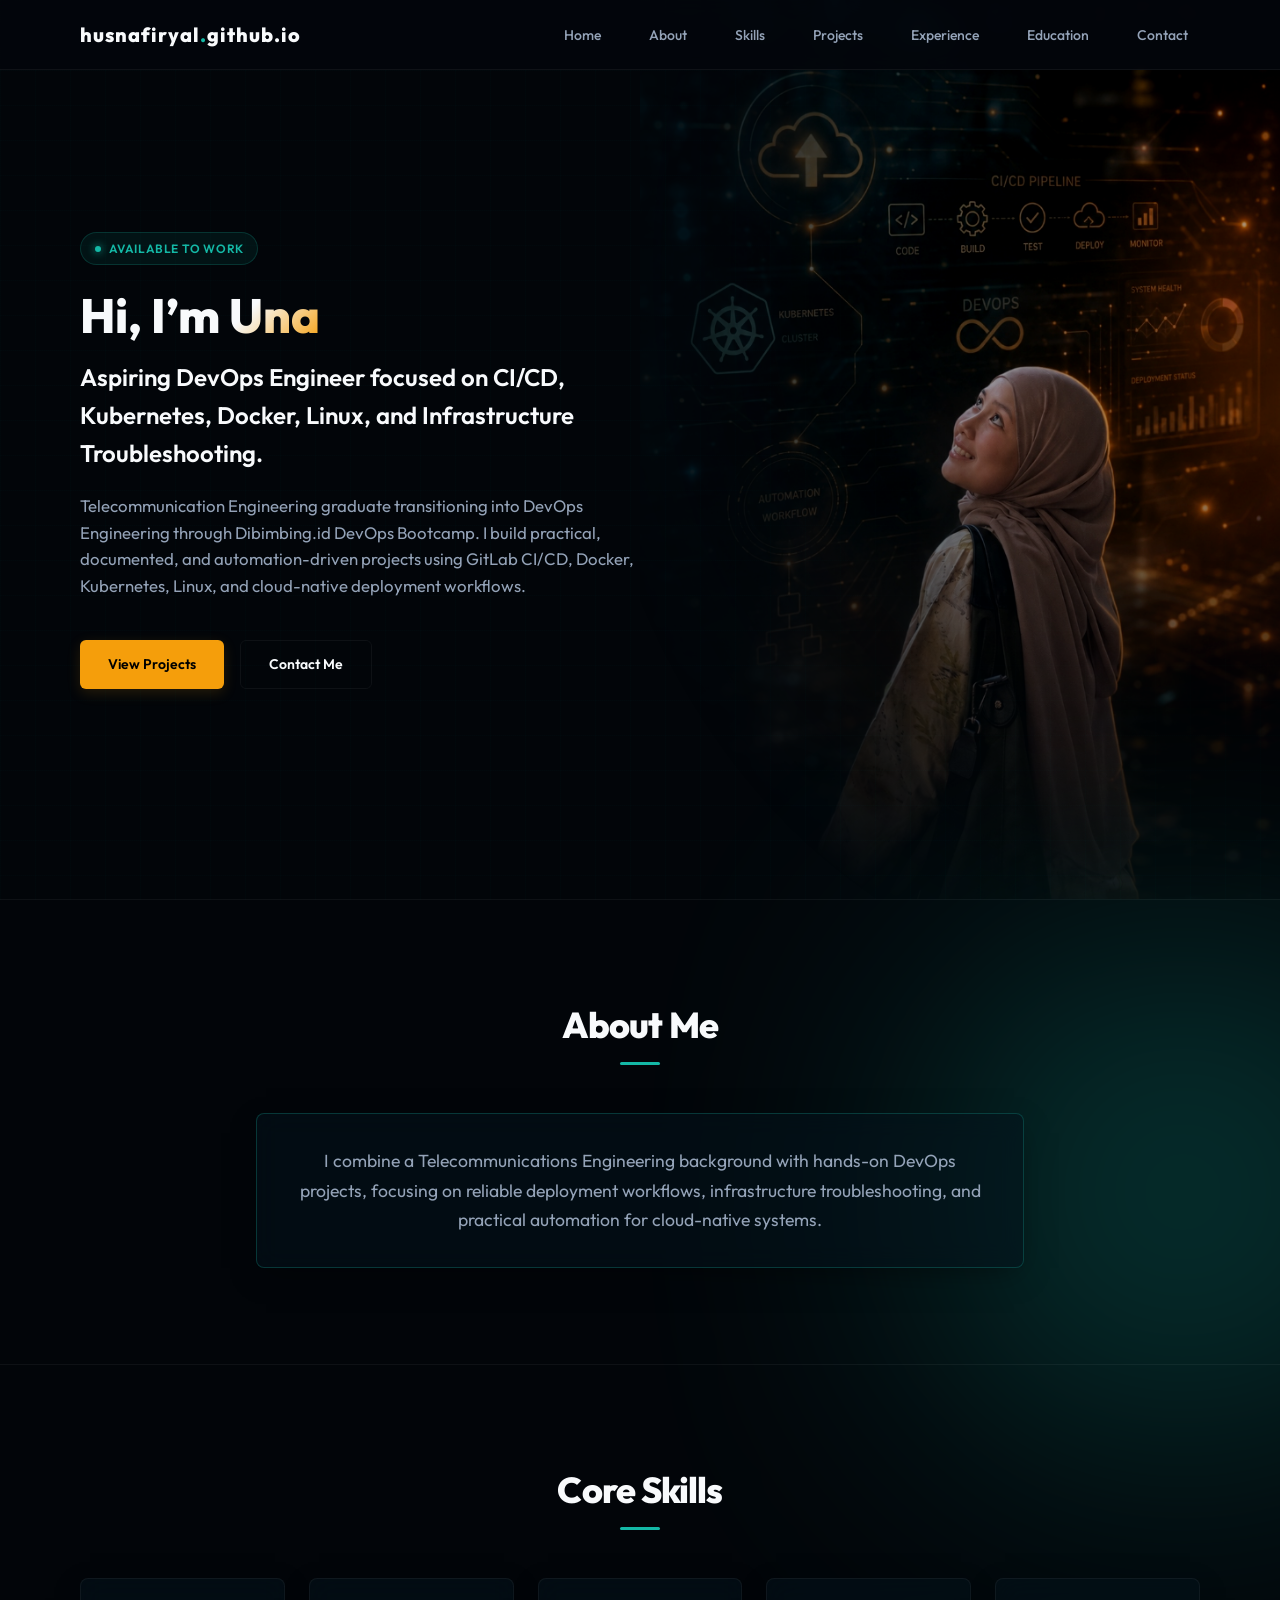
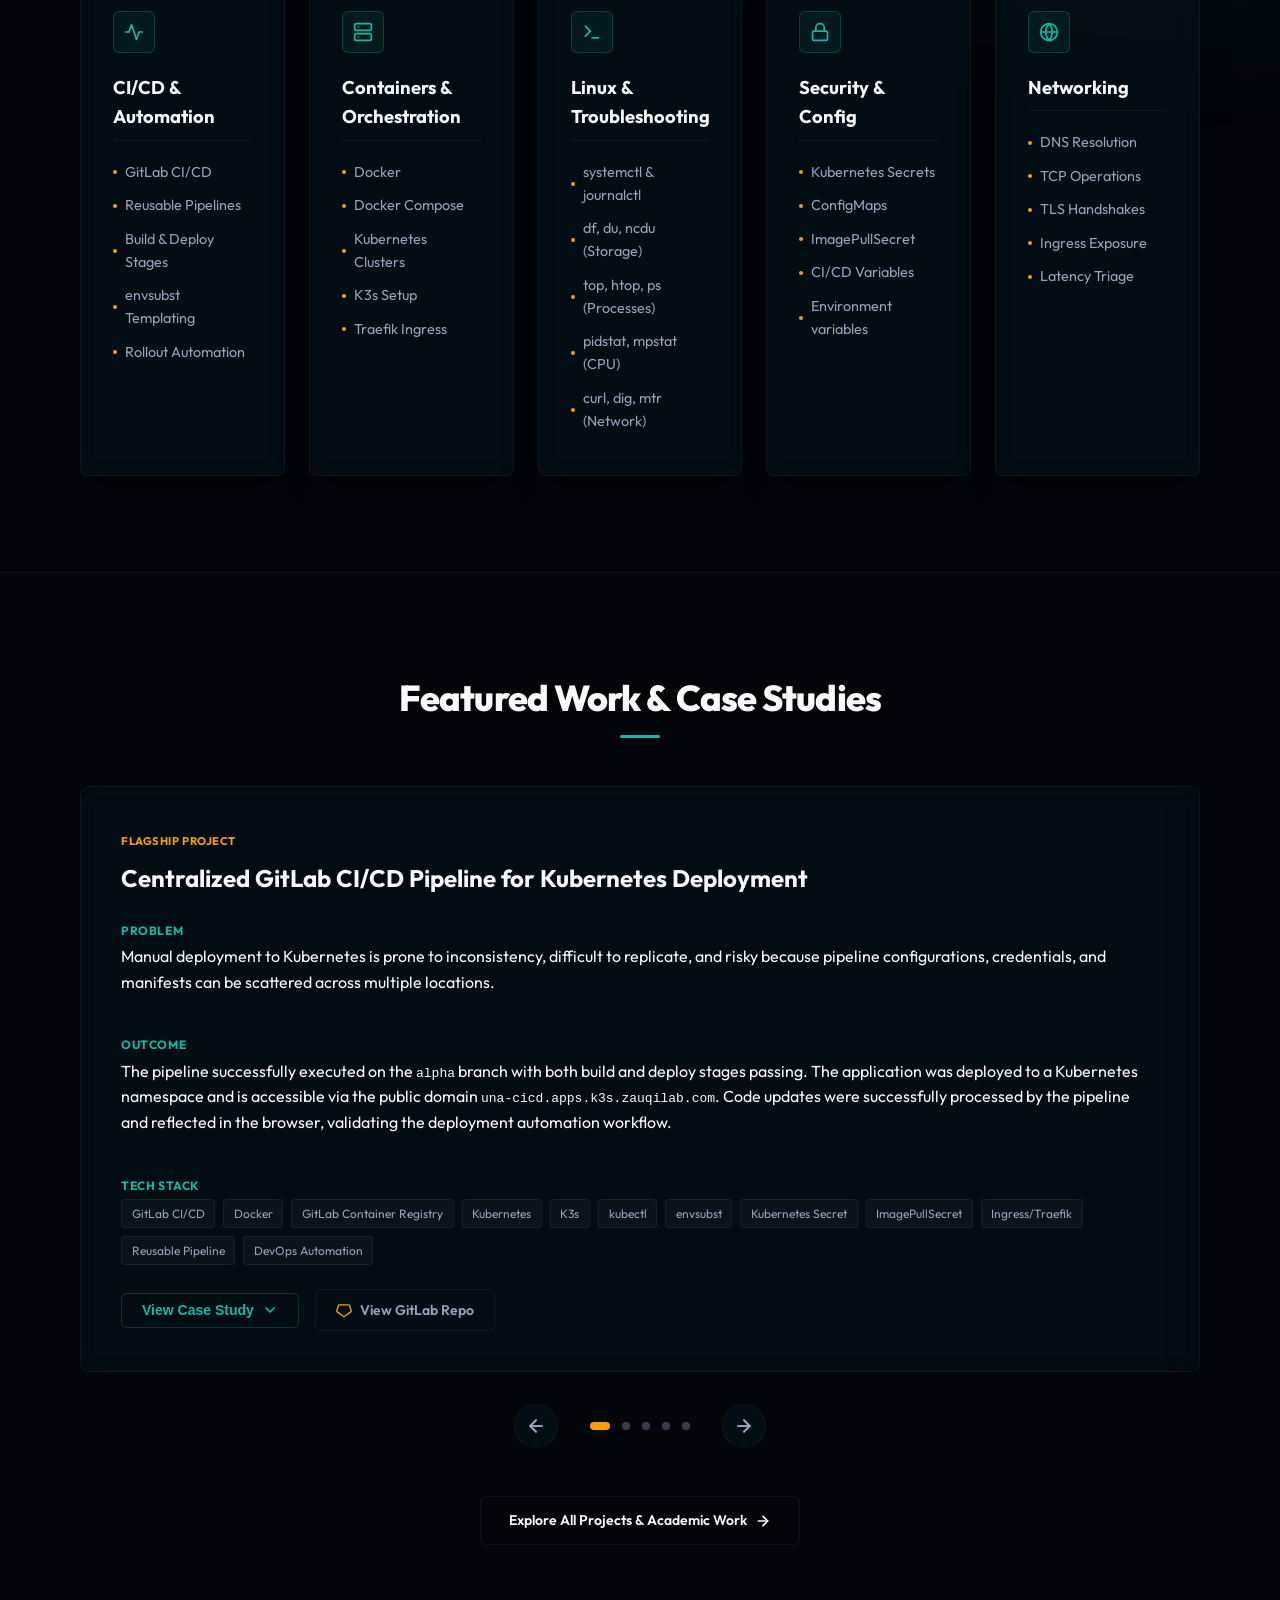
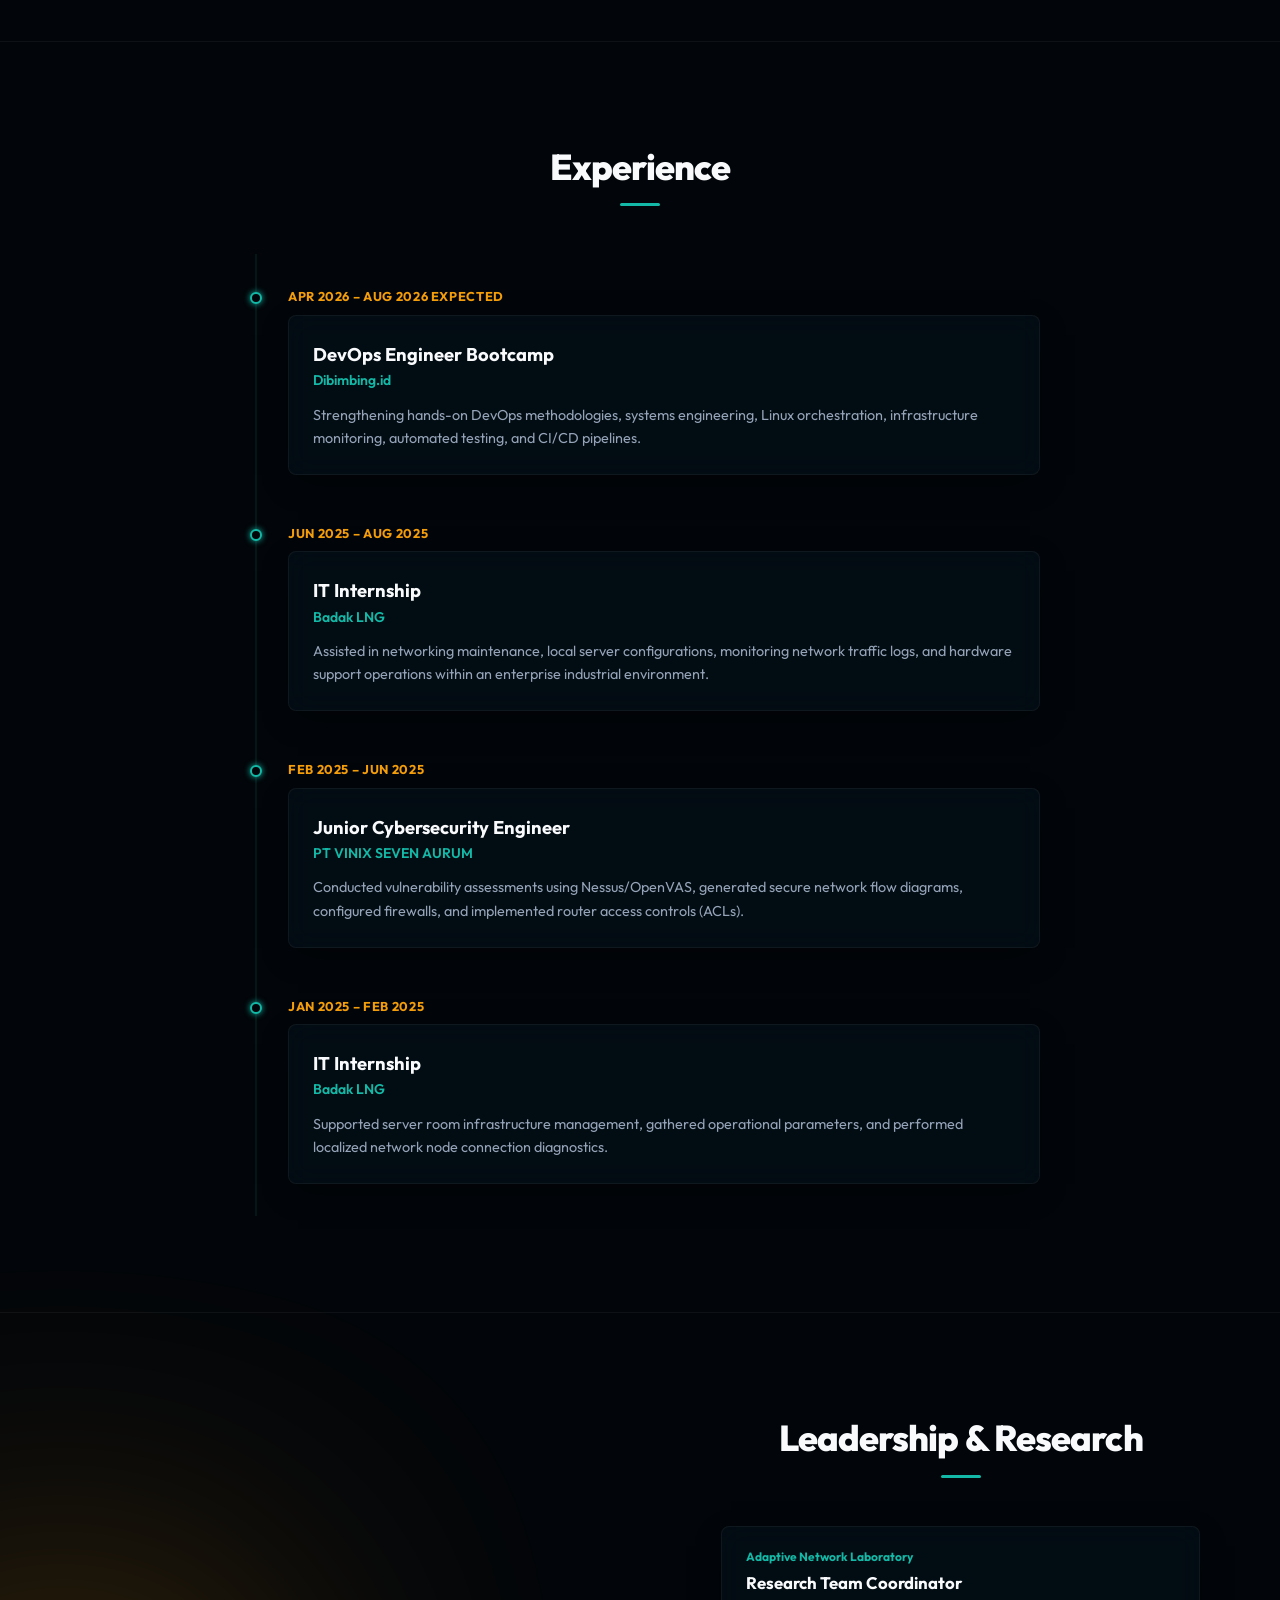
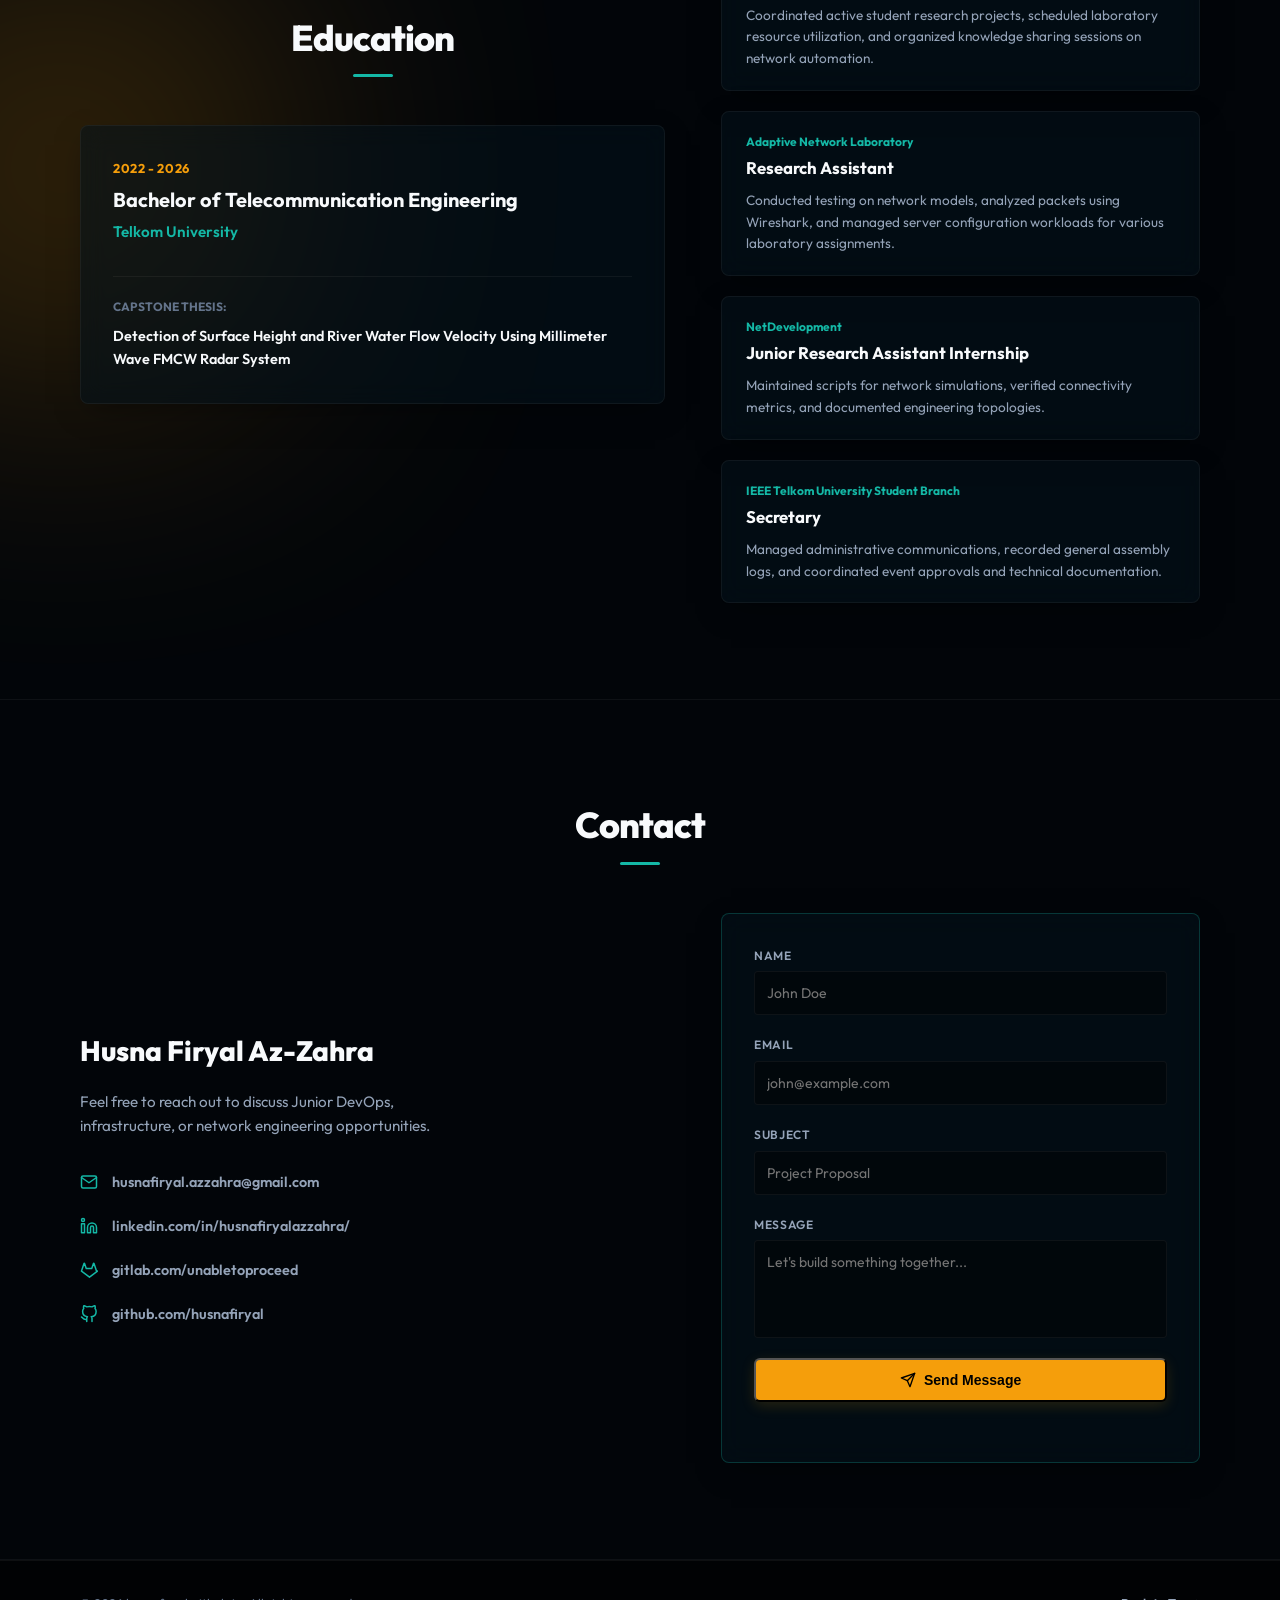
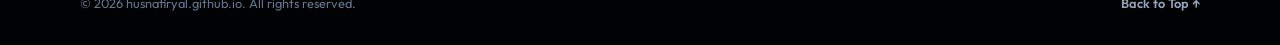
<file: index.html>
<!DOCTYPE html>
<html lang="en">
<head>
  <meta charset="UTF-8">
  <meta name="viewport" content="width=device-width, initial-scale=1.0">
  <title>Husna Firyal Az-Zahra | DevOps & System Engineer</title>
  <meta name="description" content="Portfolio of Husna Firyal Az-Zahra (Una), an IT Infrastructure & DevOps Engineer specializing in Linux, networking, CI/CD, and cloud-native systems.">
  
  <!-- Google Fonts -->
  <link rel="preconnect" href="https://fonts.googleapis.com">
  <link rel="preconnect" href="https://fonts.gstatic.com" crossorigin>
  <link href="https://fonts.googleapis.com/css2?family=Fira+Code:wght@400;600&family=Outfit:wght@300;400;500;600;700;800&display=swap" rel="stylesheet">
  
  <!-- CSS Stylesheet -->
  <link rel="stylesheet" href="style.css">
</head>
<body>

  <!-- Background Atmospheres -->
  <div class="bg-glow bg-glow-teal" aria-hidden="true"></div>
  <div class="bg-glow bg-glow-amber" aria-hidden="true"></div>
  <div class="bg-grid-overlay" aria-hidden="true"></div>

  <!-- Header Ribbon / Navbar -->
  <header class="header">
    <div class="header-container">
      <a href="#home" class="logo">
        husnafiryal<span class="logo-dot">.</span>github.io
      </a>
      
      <!-- Desktop Menu -->
      <nav class="nav-desktop">
        <ul class="nav-links">
          <li><a href="#home">Home</a></li>
          <li><a href="#about">About</a></li>
          <li><a href="#skills">Skills</a></li>
          <li><a href="#projects">Projects</a></li>
          <li><a href="#experience">Experience</a></li>
          <li><a href="#education">Education</a></li>
          <li><a href="#contact">Contact</a></li>
        </ul>
      </nav>

      <!-- Hamburger Menu Icon -->
      <button class="menu-toggle" aria-label="Toggle navigation menu" aria-expanded="false">
        <svg class="hamburger" width="24" height="24" viewBox="0 0 24 24" fill="none" stroke="currentColor" stroke-width="2" stroke-linecap="round" stroke-linejoin="round">
          <line x1="3" y1="12" x2="21" y2="12" class="line-mid"></line>
          <line x1="3" y1="6" x2="21" y2="6" class="line-top"></line>
          <line x1="3" y1="18" x2="21" y2="18" class="line-bot"></line>
        </svg>
      </button>
    </div>

    <!-- Mobile Drawer Menu -->
    <nav class="nav-mobile">
      <ul class="nav-mobile-links">
        <li><a href="#home">Home</a></li>
        <li><a href="#about">About</a></li>
        <li><a href="#skills">Skills</a></li>
        <li><a href="#projects">Projects</a></li>
        <li><a href="#experience">Experience</a></li>
        <li><a href="#education">Education</a></li>
        <li><a href="#contact">Contact</a></li>
      </ul>
    </nav>
  </header>

  <!-- Main Layout -->
  <main class="main-content">
    
    <!-- 1. Hero Section -->
    <section id="home" class="section hero-section">
      <div class="container grid-2">
        <!-- Hero Details Left -->
        <div class="hero-details">
          <div class="status-badge-container">
            <span class="status-badge">
              <span class="status-dot"></span>
              Available to work
            </span>
          </div>
          
          <h1 class="hero-title">
            Hi, I’m <span class="text-gradient-amber">Una</span>
          </h1>
          
          <p class="hero-subtitle">
            Aspiring DevOps Engineer focused on CI/CD, Kubernetes, Docker, Linux, and Infrastructure Troubleshooting.
          </p>
          
          <p class="hero-intro">
            Telecommunication Engineering graduate transitioning into DevOps Engineering through Dibimbing.id DevOps Bootcamp. I build practical, documented, and automation-driven projects using GitLab CI/CD, Docker, Kubernetes, Linux, and cloud-native deployment workflows.
          </p>
          
          <div class="hero-actions">
            <a href="#projects" class="btn btn-primary">View Projects</a>
            <a href="#contact" class="btn btn-secondary">Contact Me</a>
          </div>
        </div>
        
        <!-- Hero Visual Right -->
        <div class="hero-visual">
        </div>
      </div>
      
      <!-- Profile BG Wrapper (Aligned directly to the hero section container) -->
      <div class="profile-bg-wrapper">
        <img src="profile.jpg" alt="Una Portrait" class="profile-bg-image">
      </div>
    </section>

    <!-- 2. About Section -->
    <section id="about" class="section about-section">
      <div class="container container-narrow">
        <h2 class="section-title">About Me</h2>
        <div class="glass-card about-card">
          <p class="about-text">
            I combine a Telecommunications Engineering background with hands-on DevOps projects, focusing on reliable deployment workflows, infrastructure troubleshooting, and practical automation for cloud-native systems.
          </p>
        </div>
      </div>
    </section>

    <!-- 3. Core Skills Section -->
    <section id="skills" class="section skills-section">
      <div class="container">
        <h2 class="section-title">Core Skills</h2>
        <div class="skills-grid">
          <!-- Card 1 -->
          <div class="glass-card skill-card">
            <div class="skill-icon-wrapper">
              <svg xmlns="http://www.w3.org/2000/svg" viewBox="0 0 24 24" fill="none" stroke="currentColor" stroke-width="2" stroke-linecap="round" stroke-linejoin="round" class="skill-icon"><polyline points="22 12 18 12 15 21 9 3 6 12 2 12"></polyline></svg>
            </div>
            <h3>CI/CD & Automation</h3>
            <ul>
              <li>GitLab CI/CD</li>
              <li>Reusable Pipelines</li>
              <li>Build & Deploy Stages</li>
              <li>envsubst Templating</li>
              <li>Rollout Automation</li>
            </ul>
          </div>
          
          <!-- Card 2 -->
          <div class="glass-card skill-card">
            <div class="skill-icon-wrapper">
              <svg xmlns="http://www.w3.org/2000/svg" viewBox="0 0 24 24" fill="none" stroke="currentColor" stroke-width="2" stroke-linecap="round" stroke-linejoin="round" class="skill-icon"><rect x="2" y="2" width="20" height="8" rx="2" ry="2"></rect><rect x="2" y="14" width="20" height="8" rx="2" ry="2"></rect><line x1="6" y1="6" x2="6.01" y2="6"></line><line x1="6" y1="18" x2="6.01" y2="18"></line></svg>
            </div>
            <h3>Containers & Orchestration</h3>
            <ul>
              <li>Docker</li>
              <li>Docker Compose</li>
              <li>Kubernetes Clusters</li>
              <li>K3s Setup</li>
              <li>Traefik Ingress</li>
            </ul>
          </div>

          <!-- Card 3 -->
          <div class="glass-card skill-card">
            <div class="skill-icon-wrapper">
              <svg xmlns="http://www.w3.org/2000/svg" viewBox="0 0 24 24" fill="none" stroke="currentColor" stroke-width="2" stroke-linecap="round" stroke-linejoin="round" class="skill-icon"><polyline points="4 17 10 11 4 5"></polyline><line x1="12" y1="19" x2="20" y2="19"></line></svg>
            </div>
            <h3>Linux & Troubleshooting</h3>
            <ul>
              <li>systemctl & journalctl</li>
              <li>df, du, ncdu (Storage)</li>
              <li>top, htop, ps (Processes)</li>
              <li>pidstat, mpstat (CPU)</li>
              <li>curl, dig, mtr (Network)</li>
            </ul>
          </div>

          <!-- Card 4 -->
          <div class="glass-card skill-card">
            <div class="skill-icon-wrapper">
              <svg xmlns="http://www.w3.org/2000/svg" viewBox="0 0 24 24" fill="none" stroke="currentColor" stroke-width="2" stroke-linecap="round" stroke-linejoin="round" class="skill-icon"><rect x="3" y="11" width="18" height="11" rx="2" ry="2"></rect><path d="M7 11V7a5 5 0 0 1 10 0v4"></path></svg>
            </div>
            <h3>Security & Config</h3>
            <ul>
              <li>Kubernetes Secrets</li>
              <li>ConfigMaps</li>
              <li>ImagePullSecret</li>
              <li>CI/CD Variables</li>
              <li>Environment variables</li>
            </ul>
          </div>

          <!-- Card 5 -->
          <div class="glass-card skill-card">
            <div class="skill-icon-wrapper">
              <svg xmlns="http://www.w3.org/2000/svg" viewBox="0 0 24 24" fill="none" stroke="currentColor" stroke-width="2" stroke-linecap="round" stroke-linejoin="round" class="skill-icon"><circle cx="12" cy="12" r="10"></circle><line x1="2" y1="12" x2="22" y2="12"></line><path d="M12 2a15.3 15.3 0 0 1 4 10 15.3 15.3 0 0 1-4 10 15.3 15.3 0 0 1-4-10 15.3 15.3 0 0 1 4-10z"></path></svg>
            </div>
            <h3>Networking</h3>
            <ul>
              <li>DNS Resolution</li>
              <li>TCP Operations</li>
              <li>TLS Handshakes</li>
              <li>Ingress Exposure</li>
              <li>Latency Triage</li>
            </ul>
          </div>
        </div>
      </div>
    </section>

    <!-- 4. Featured Projects Section -->
    <section id="projects" class="section projects-section">
      <div class="container">
        <h2 class="section-title">Featured Work & Case Studies</h2>
        <!-- Projects Carousel Wrapper -->
        <div class="projects-carousel-container">
          <div class="carousel-track">
            
            <!-- Project 1 (Flagship) -->
            <div class="glass-card project-card featured-project">
              <div class="project-header">
                <span class="project-badge">Flagship Project</span>
                <h3>Centralized GitLab CI/CD Pipeline for Kubernetes Deployment</h3>
              </div>
              
              <!-- Summary Container (Always Visible) -->
              <div class="project-summary">
                <div class="case-study-block">
                  <span class="case-study-label">Problem</span>
                  <p>Manual deployment to Kubernetes is prone to inconsistency, difficult to replicate, and risky because pipeline configurations, credentials, and manifests can be scattered across multiple locations.</p>
                </div>
                
                <div class="case-study-block">
                  <span class="case-study-label">Outcome</span>
                  <p>The pipeline successfully executed on the <code>alpha</code> branch with both build and deploy stages passing. The application was deployed to a Kubernetes namespace and is accessible via the public domain <code>una-cicd.apps.k3s.zauqilab.com</code>. Code updates were successfully processed by the pipeline and reflected in the browser, validating the deployment automation workflow.</p>
                </div>

                <div class="case-study-block">
                  <span class="case-study-label">Tech Stack</span>
                  <div class="project-tags">
                    <span>GitLab CI/CD</span>
                    <span>Docker</span>
                    <span>GitLab Container Registry</span>
                    <span>Kubernetes</span>
                    <span>K3s</span>
                    <span>kubectl</span>
                    <span>envsubst</span>
                    <span>Kubernetes Secret</span>
                    <span>ImagePullSecret</span>
                    <span>Ingress/Traefik</span>
                    <span>Reusable Pipeline</span>
                    <span>DevOps Automation</span>
                  </div>
                </div>
              </div>

              <!-- Collapsible Details Container -->
              <div id="project-1-collapsible" class="project-collapsible">
                <div class="project-body grid-2">
                  <div class="project-info">
                    <div class="case-study-block">
                      <span class="case-study-label">Solution</span>
                      <p>I built a reusable CI/CD pipeline using two separate repositories: one for the application and a dedicated repository for the centralized/general pipeline. The application repository uses the <code>include</code> feature to call the main pipeline, preventing build and deploy logic from being written repeatedly in every project.</p>
                    </div>
                    
                    <div class="case-study-block">
                      <span class="case-study-label">My Contributions</span>
                      <ul class="highlights-list">
                        <li>Designed the two-repository structure separating application code from centralized pipeline configurations.</li>
                        <li>Wrote the multi-stage Dockerfile and Kubernetes manifests for deployment.</li>
                        <li>Configured and optimized the GitLab CI/CD build and deploy pipeline.</li>
                        <li>Established secure access using GitLab CI/CD Variables and Kubernetes ImagePullSecrets.</li>
                        <li>Corrected the Traefik Ingress configuration to successfully expose the application via public domain.</li>
                      </ul>
                    </div>

                    <div class="case-study-block">
                      <span class="case-study-label">What I Learned</span>
                      <ul class="highlights-list">
                        <li>Decoupling pipeline templates from codebase files for improved reusability.</li>
                        <li>Implementing secure secret management patterns in automated deployment workflows.</li>
                        <li>Orchestrating automated rollouts to Kubernetes environments.</li>
                      </ul>
                    </div>
                  </div>
                  
                  <div class="project-visuals" style="display: flex; flex-direction: column; gap: 1rem; justify-content: flex-start; align-items: center; width: 100%;">
                    <div class="diagram-switcher-tabs">
                      <button class="diagram-tab-btn active" data-target="diagram-arch-home">Detailed Architecture</button>
                      <button class="diagram-tab-btn" data-target="diagram-flow-home">Simplified Flow</button>
                    </div>
                    
                    <div class="diagram-viewport">
                      <!-- Slide 1 (Active) -->
                      <div id="diagram-arch-home" class="diagram-slide active">
                        <img src="pipeline_architecture.png" alt="Detailed Pipeline Architecture Diagram" style="width: 100%; height: auto; border-radius: 8px; display: block; object-fit: contain;">
                      </div>
                      <!-- Slide 2 -->
                      <div id="diagram-flow-home" class="diagram-slide">
                        <img src="pipeline_flow.png" alt="Simplified Pipeline Execution Flow" style="width: 100%; height: auto; border-radius: 8px; display: block; object-fit: contain;">
                      </div>
                      
                      <!-- View Full Image Button -->
                      <a href="pipeline_architecture.png" target="_blank" class="btn-view-full" title="View Full Image">
                        <svg xmlns="http://www.w3.org/2000/svg" width="16" height="16" viewBox="0 0 24 24" fill="none" stroke="currentColor" stroke-width="2.5" stroke-linecap="round" stroke-linejoin="round"><path d="M15 3h6v6"></path><path d="M9 21H3v-6"></path><path d="M21 3l-7 7M3 21l7-7"></path></svg>
                      </a>
                    </div>
                  </div>
                </div>
              </div>

              <!-- Toggle Button Wrapper -->
              <div class="project-toggle-container" style="display: flex; gap: 1rem; align-items: center; flex-wrap: wrap;">
                <button class="btn-project-toggle" aria-expanded="false" aria-controls="project-1-collapsible">
                  <span>View Case Study</span>
                  <svg class="toggle-icon" xmlns="http://www.w3.org/2000/svg" width="16" height="16" viewBox="0 0 24 24" fill="none" stroke="currentColor" stroke-width="2.5" stroke-linecap="round" stroke-linejoin="round"><polyline points="6 9 12 15 18 9"></polyline></svg>
                </button>
                <a href="https://gitlab.com/tutorial-ci-dibimbing/una-assignment-group" target="_blank" rel="noopener noreferrer" class="btn-project-toggle btn-gitlab-link" style="border-color: var(--border-glass); color: var(--text-secondary);">
                  <svg xmlns="http://www.w3.org/2000/svg" width="16" height="16" viewBox="0 0 24 24" fill="none" stroke="currentColor" stroke-width="2" stroke-linecap="round" stroke-linejoin="round" style="color: var(--amber-bright);"><path d="M22.65 14.39L12 22.13 1.35 14.39a.84.84 0 0 1-.3-.94l2.76-8.49a.83.83 0 0 1 .79-.58h14.8a.83.83 0 0 1 .79.58l2.76 8.49a.84.84 0 0 1-.3.94z"></path></svg>
                  <span>View GitLab Repo</span>
                </a>
              </div>
            </div>
            
            <!-- Project 2 -->
            <div class="glass-card project-card">
              <div class="project-header">
                <span class="project-badge">Workload Orchestration</span>
                <h3>High-Availability Kubernetes App Deployment with Traefik Ingress</h3>
              </div>
              
              <!-- Summary Container (Always Visible) -->
              <div class="project-summary">
                <div class="case-study-block">
                  <span class="case-study-label">Problem</span>
                  <p>Deploying single-instance container workloads exposes applications to single-point-of-failure downtimes during node restarts, high traffic, or runtime crashes.</p>
                </div>
                
                <div class="case-study-block">
                  <span class="case-study-label">Outcome</span>
                  <p>Achieved zero-downtime rolling updates and failover protection, verifying node statuses and service endpoints natively via CLI. Users could access the web app reliably across multiple replicas, and deployment updates were seamless.</p>
                </div>

                <div class="case-study-block">
                  <span class="case-study-label">Tech Stack</span>
                  <div class="project-tags">
                    <span>Kubernetes (K3s)</span>
                    <span>Traefik Ingress</span>
                    <span>Deployment manifest</span>
                    <span>Service manifest</span>
                    <span>Ingress manifest</span>
                    <span>ConfigMap</span>
                    <span>Secret</span>
                    <span>Resource Limits</span>
                    <span>kubectl CLI</span>
                  </div>
                </div>
              </div>
              
              <!-- Collapsible Details Container -->
              <div id="project-2-collapsible" class="project-collapsible">
                <div class="project-body grid-2">
                  <div class="project-info">
                    <div class="case-study-block">
                      <span class="case-study-label">Solution</span>
                      <p>Created a Kubernetes Deployment with 3 replicas to ensure high availability. Exposed the app via Traefik Ingress controller with proper backend service routing. Configured environment variables using ConfigMap/Secret for dynamic app behavior. Applied resource requests and limits per pod to allow safe scheduling across nodes. Implemented a rolling updates strategy to avoid downtime during deployment changes.</p>
                    </div>
                    
                    <div class="case-study-block">
                      <span class="case-study-label">My Contributions</span>
                      <ul class="highlights-list">
                        <li>Wrote Deployment, Service, Ingress, ConfigMap, and Secret manifests.</li>
                        <li>Configured environment variables for app customization.</li>
                        <li>Verified high-availability deployment and traffic routing using <code>kubectl get pods</code> and <code>kubectl get svc</code>.</li>
                        <li>Tested failover and rolling updates.</li>
                        <li>Cleaned up cluster resources after testing.</li>
                      </ul>
                    </div>

                    <div class="case-study-block">
                      <span class="case-study-label">What I Learned</span>
                      <ul class="highlights-list">
                        <li>Linking Deployment, Service, and Ingress correctly is critical for HA workloads.</li>
                        <li>Resource limits prevent cluster scheduling issues and pod eviction.</li>
                        <li>Traefik Ingress simplifies routing and exposes apps securely.</li>
                        <li>Rolling update strategies minimize downtime for users.</li>
                      </ul>
                    </div>
                  </div>
                  
                  <div class="project-visuals" style="display: flex; flex-direction: column; gap: 1rem; justify-content: flex-start; align-items: center; width: 100%;">
                    <div class="diagram-switcher-tabs">
                      <button class="diagram-tab-btn active" data-target="k8s-arch-home">Architecture Diagram</button>
                      <button class="diagram-tab-btn" data-target="k8s-live-home">Live App</button>
                      <button class="diagram-tab-btn" data-target="k8s-pods-home">Replicas Status</button>
                    </div>
                    
                    <div class="diagram-viewport">
                      <!-- Slide 1 (Active) -->
                      <div id="k8s-arch-home" class="diagram-slide active">
                        <img src="k8s_ha_diagram.png" alt="Kubernetes HA Ingress Architecture Diagram" style="width: 100%; height: auto; border-radius: 8px; display: block; object-fit: contain;">
                      </div>
                      <!-- Slide 2 -->
                      <div id="k8s-live-home" class="diagram-slide">
                        <img src="k8s_live_app.png" alt="Live Web App running in browser" style="width: 100%; height: auto; border-radius: 8px; display: block; object-fit: contain;">
                      </div>
                      <!-- Slide 3 -->
                      <div id="k8s-pods-home" class="diagram-slide">
                        <img src="k8s_pods_status.png" alt="kubectl get pods output showing all replicas ready" style="width: 100%; height: auto; border-radius: 8px; display: block; object-fit: contain;">
                      </div>
                      
                      <!-- View Full Image Button -->
                      <a href="k8s_ha_diagram.png" target="_blank" class="btn-view-full" title="View Full Image">
                        <svg xmlns="http://www.w3.org/2000/svg" width="16" height="16" viewBox="0 0 24 24" fill="none" stroke="currentColor" stroke-width="2.5" stroke-linecap="round" stroke-linejoin="round"><path d="M15 3h6v6"></path><path d="M9 21H3v-6"></path><path d="M21 3l-7 7M3 21l7-7"></path></svg>
                      </a>
                    </div>
                  </div>
                </div>
              </div>

              <!-- Toggle Button Wrapper -->
              <div class="project-toggle-container" style="display: flex; gap: 1rem; align-items: center; flex-wrap: wrap;">
                <button class="btn-project-toggle" aria-expanded="false" aria-controls="project-2-collapsible">
                  <span>View Case Study</span>
                  <svg class="toggle-icon" xmlns="http://www.w3.org/2000/svg" width="16" height="16" viewBox="0 0 24 24" fill="none" stroke="currentColor" stroke-width="2.5" stroke-linecap="round" stroke-linejoin="round"><polyline points="6 9 12 15 18 9"></polyline></svg>
                </button>
                <a href="https://gitlab.com/tutorial-ci-dibimbing/husna-demo-project" target="_blank" rel="noopener noreferrer" class="btn-project-toggle btn-gitlab-link" style="border-color: var(--border-glass); color: var(--text-secondary);">
                  <svg xmlns="http://www.w3.org/2000/svg" width="16" height="16" viewBox="0 0 24 24" fill="none" stroke="currentColor" stroke-width="2" stroke-linecap="round" stroke-linejoin="round" style="color: var(--amber-bright);"><path d="M22.65 14.39L12 22.13 1.35 14.39a.84.84 0 0 1-.3-.94l2.76-8.49a.83.83 0 0 1 .79-.58h14.8a.83.83 0 0 1 .79.58l2.76 8.49a.84.84 0 0 1-.3.94z"></path></svg>
                  <span>View GitLab Repo</span>
                </a>
              </div>
            </div>
            
            <!-- Project 3 -->
            <div class="glass-card project-card">
              <div class="project-header">
                <span class="project-badge">Database & Containerization</span>
                <h3>Dockerized Python Auth App with PostgreSQL</h3>
              </div>
              
              <!-- Summary Container (Always Visible) -->
              <div class="project-summary">
                <div class="case-study-block">
                  <span class="case-study-label">Problem</span>
                  <p>Python web app needed consistent environment with PostgreSQL; manual setup was error-prone.</p>
                </div>
                
                <div class="case-study-block">
                  <span class="case-study-label">Outcome</span>
                  <p>Dockerized application with database container, working locally and on CI/CD pipeline. Healthcheck added to prevent start failures.</p>
                </div>

                <div class="case-study-block">
                  <span class="case-study-label">Tech Stack</span>
                  <div class="project-tags">
                    <span>Docker</span>
                    <span>Docker Compose</span>
                    <span>Python 3.11</span>
                    <span>PostgreSQL 15</span>
                    <span>Docker Networks</span>
                    <span>Docker Volumes</span>
                    <span>Healthcheck</span>
                  </div>
                </div>
              </div>
              
              <!-- Collapsible Details Container -->
              <div id="project-3-collapsible" class="project-collapsible">
                <div class="project-body grid-2">
                  <div class="project-info">
                    <div class="case-study-block">
                      <span class="case-study-label">Solution</span>
                      <p>Wrote Dockerfile and docker-compose.yml for app + database. Configured environment variables for database credentials. Added healthcheck to ensure app waits for DB readiness.</p>
                    </div>
                    
                    <div class="case-study-block">
                      <span class="case-study-label">My Contributions</span>
                      <ul class="highlights-list">
                        <li>Built Dockerfile, configured Compose network and volume.</li>
                        <li>Implemented environment variables for DB connection.</li>
                        <li>Verified app running on <code>localhost:8098</code>.</li>
                      </ul>
                    </div>

                    <div class="case-study-block">
                      <span class="case-study-label">What I Learned</span>
                      <ul class="highlights-list">
                        <li>Container orchestration basics with Docker Compose.</li>
                        <li>Importance of service readiness for multi-container apps.</li>
                      </ul>
                    </div>
                  </div>
                  
                  <div class="project-visuals" style="display: flex; flex-direction: column; gap: 1rem; justify-content: flex-start; align-items: center; width: 100%;">
                    <div class="diagram-switcher-tabs">
                      <button class="diagram-tab-btn active" data-target="docker-compose-home">Docker Compose YAML</button>
                      <button class="diagram-tab-btn" data-target="docker-app-home">Running App</button>
                      <button class="diagram-tab-btn" data-target="docker-db-home">DB Container Logs</button>
                    </div>
                    
                    <div class="diagram-viewport">
                      <!-- Slide 1 (Active) -->
                      <div id="docker-compose-home" class="diagram-slide active">
                        <img src="docker_compose_setup.png" alt="Docker Compose Setup Config Diagram" style="width: 100%; height: auto; border-radius: 8px; display: block; object-fit: contain;">
                      </div>
                      <!-- Slide 2 -->
                      <div id="docker-app-home" class="diagram-slide">
                        <img src="docker_app_live.png" alt="Running App Screenshot" style="width: 100%; height: auto; border-radius: 8px; display: block; object-fit: contain;">
                      </div>
                      <!-- Slide 3 -->
                      <div id="docker-db-home" class="diagram-slide">
                        <img src="docker_db_logs.png" alt="DB Container Logs Screenshot" style="width: 100%; height: auto; border-radius: 8px; display: block; object-fit: contain;">
                      </div>
                      
                      <!-- View Full Image Button -->
                      <a href="docker_compose_setup.png" target="_blank" class="btn-view-full" title="View Full Image">
                        <svg xmlns="http://www.w3.org/2000/svg" width="16" height="16" viewBox="0 0 24 24" fill="none" stroke="currentColor" stroke-width="2.5" stroke-linecap="round" stroke-linejoin="round"><path d="M15 3h6v6"></path><path d="M9 21H3v-6"></path><path d="M21 3l-7 7M3 21l7-7"></path></svg>
                      </a>
                    </div>
                  </div>
                </div>
              </div>

              <!-- Toggle Button Wrapper -->
              <div class="project-toggle-container" style="display: flex; gap: 1rem; align-items: center; flex-wrap: wrap;">
                <button class="btn-project-toggle" aria-expanded="false" aria-controls="project-3-collapsible">
                  <span>View Case Study</span>
                  <svg class="toggle-icon" xmlns="http://www.w3.org/2000/svg" width="16" height="16" viewBox="0 0 24 24" fill="none" stroke="currentColor" stroke-width="2.5" stroke-linecap="round" stroke-linejoin="round"><polyline points="6 9 12 15 18 9"></polyline></svg>
                </button>
                <a href="https://github.com/husnafiryal/tugas-docker-auth" target="_blank" rel="noopener noreferrer" class="btn-project-toggle btn-github-link" style="border-color: var(--border-glass); color: var(--text-secondary);">
                  <svg xmlns="http://www.w3.org/2000/svg" width="16" height="16" viewBox="0 0 24 24" fill="none" stroke="currentColor" stroke-width="2" stroke-linecap="round" stroke-linejoin="round" style="color: var(--teal-bright);"><path d="M9 19c-5 1.5-5-2.5-7-3m14 6v-3.87a3.37 3.37 0 0 0-.94-2.61c3.14-.35 6.44-1.54 6.44-7A5.44 5.44 0 0 0 20 4.77 5.07 5.07 0 0 0 19.91 1S18.73.65 16 2.48a13.38 13.38 0 0 0-7 0C6.27.65 5.09 1 5.09 1A5.07 5.07 0 0 0 5 4.77a5.44 5.44 0 0 0-1.5 3.78c0 5.42 3.3 6.61 6.44 7A3.37 3.37 0 0 0 9 18.13V22"></path></svg>
                  <span>View GitHub Repo</span>
                </a>
              </div>
            </div>
  
            <!-- Project 4 -->
            <div class="glass-card project-card">
              <div class="project-header">
                <span class="project-badge">Linux & Triage</span>
                <h3>Linux Infrastructure Troubleshooting Labs</h3>
              </div>
              
              <!-- Summary Container (Always Visible) -->
              <div class="project-summary">
                <div class="case-study-block">
                  <span class="case-study-label">Problem</span>
                  <p>Production system incidents—such as depleted disk volumes, CPU-bound freezes, connection timeouts, and DNS resolution failures—frequently cause application downtime.</p>
                </div>
                
                <div class="case-study-block">
                  <span class="case-study-label">Outcome</span>
                  <p>Restored system uptime and verified configuration settings, establishing system validation procedures for future deployments.</p>
                </div>

                <div class="case-study-block">
                  <span class="case-study-label">Tech Stack</span>
                  <div class="project-tags">
                    <span>Linux</span>
                    <span>systemctl</span>
                    <span>journalctl</span>
                    <span>df</span>
                    <span>du</span>
                    <span>ncdu</span>
                    <span>top</span>
                    <span>htop</span>
                    <span>ps</span>
                    <span>pidstat</span>
                    <span>mpstat</span>
                    <span>free</span>
                    <span>pmap</span>
                    <span>nginx</span>
                    <span>ss</span>
                    <span>curl</span>
                    <span>dig</span>
                    <span>mtr</span>
                  </div>
                </div>
              </div>
              
              <!-- Collapsible Details Container -->
              <div id="project-4-collapsible" class="project-collapsible">
                <div class="project-body-split grid-2">
                  <div>
                    <div class="case-study-block">
                      <span class="case-study-label">Solution</span>
                      <p>Completed infrastructure troubleshooting labs covering disk full incidents, high CPU usage, memory leak simulation, nginx connection refused, and API network latency analysis.</p>
                    </div>
                  </div>
                  <div>
                    <div class="case-study-block">
                      <span class="case-study-label">Troubleshooting Mindset & Highlights</span>
                      <div class="mindset-flow">
                        <span>Reproduce issue</span> &rarr; 
                        <span>Inspect layer</span> &rarr; 
                        <span>Collect evidence</span> &rarr; 
                        <span>Identify root cause</span> &rarr; 
                        <span>Remediate safely</span> &rarr; 
                        <span>Verify recovery</span>
                      </div>
                      <ul class="highlights-list" style="margin-top: 0.75rem;">
                        <li>Disk Full: Cleared space by triaging directories with `df -h` and `ncdu`.</li>
                        <li>CPU/Memory Leak: Analyzed process RSS memory growth using `pmap` and `ps`.</li>
                        <li>Connection Latency: Debugged nginx status, port bindings via `ss`, and mtr routing.</li>
                      </ul>
                    </div>
                  </div>
                </div>
              </div>

              <!-- Toggle Button Wrapper -->
              <div class="project-toggle-container">
                <button class="btn-project-toggle" aria-expanded="false" aria-controls="project-4-collapsible">
                  <span>View Case Study</span>
                  <svg class="toggle-icon" xmlns="http://www.w3.org/2000/svg" width="16" height="16" viewBox="0 0 24 24" fill="none" stroke="currentColor" stroke-width="2.5" stroke-linecap="round" stroke-linejoin="round"><polyline points="6 9 12 15 18 9"></polyline></svg>
                </button>
              </div>
            </div>
  
            <!-- Project 5 -->
            <div class="glass-card project-card">
              <div class="project-header">
                <span class="project-badge">Git & Shell Scripting</span>
                <h3>Git Branching Workflow and Basic GitLab CI/CD</h3>
              </div>
              
              <!-- Summary Container (Always Visible) -->
              <div class="project-summary">
                <div class="case-study-block">
                  <span class="case-study-label">Problem</span>
                  <p>Concurrent engineering changes without branch controls risk overwriting stable environments, committing syntax bugs, and breaking production pipelines.</p>
                </div>
                
                <div class="case-study-block">
                  <span class="case-study-label">Outcome</span>
                  <p>Reduced integration conflicts, validated shell script permissions, and automated version releases via pipeline triggers.</p>
                </div>

                <div class="case-study-block">
                  <span class="case-study-label">Tech Stack</span>
                  <div class="project-tags">
                    <span>Git</span>
                    <span>GitLab</span>
                    <span>GitLab CI/CD</span>
                    <span>Bash</span>
                    <span>Branching Strategy</span>
                    <span>Tags</span>
                    <span>Releases</span>
                  </div>
                </div>
              </div>
              
              <!-- Collapsible Details Container -->
              <div id="project-5-collapsible" class="project-collapsible">
                <div class="project-body-split grid-2">
                  <div>
                    <div class="case-study-block">
                      <span class="case-study-label">Solution</span>
                      <p>Built a GitLab repository workflow using main/dev/uat/feature branches, basic CI/CD stages, semantic commits, shell script fixes, tags, and releases.</p>
                    </div>
                  </div>
                  <div>
                    <div class="case-study-block">
                      <span class="case-study-label">Key Highlights</span>
                      <ul class="highlights-list">
                        <li>Designed branch protections for staging (`uat`) and production (`main`).</li>
                        <li>Wrote test, build, and deploy pipeline verification stages.</li>
                        <li>Debugging shell permissions (`chmod +x`) and shebang path definitions.</li>
                      </ul>
                    </div>
                  </div>
                </div>
              </div>

              <!-- Toggle Button Wrapper -->
              <div class="project-toggle-container">
                <button class="btn-project-toggle" aria-expanded="false" aria-controls="project-5-collapsible">
                  <span>View Case Study</span>
                  <svg class="toggle-icon" xmlns="http://www.w3.org/2000/svg" width="16" height="16" viewBox="0 0 24 24" fill="none" stroke="currentColor" stroke-width="2.5" stroke-linecap="round" stroke-linejoin="round"><polyline points="6 9 12 15 18 9"></polyline></svg>
                </button>
              </div>
            </div>
  
          </div>
        </div>

        <!-- Carousel Navigation Controls below cards -->
        <div class="carousel-controls">
          <button class="carousel-btn prev-btn" aria-label="Previous Project">
            <svg xmlns="http://www.w3.org/2000/svg" width="20" height="20" viewBox="0 0 24 24" fill="none" stroke="currentColor" stroke-width="2.5" stroke-linecap="round" stroke-linejoin="round"><line x1="19" y1="12" x2="5" y2="12"></line><polyline points="12 19 5 12 12 5"></polyline></svg>
          </button>
          <div class="carousel-dots">
            <span class="carousel-dot active" data-slide="0" aria-label="Project 1 of 5"></span>
            <span class="carousel-dot" data-slide="1" aria-label="Project 2 of 5"></span>
            <span class="carousel-dot" data-slide="2" aria-label="Project 3 of 5"></span>
            <span class="carousel-dot" data-slide="3" aria-label="Project 4 of 5"></span>
            <span class="carousel-dot" data-slide="4" aria-label="Project 5 of 5"></span>
          </div>
          <button class="carousel-btn next-btn" aria-label="Next Project">
            <svg xmlns="http://www.w3.org/2000/svg" width="20" height="20" viewBox="0 0 24 24" fill="none" stroke="currentColor" stroke-width="2.5" stroke-linecap="round" stroke-linejoin="round"><line x1="5" y1="12" x2="19" y2="12"></line><polyline points="12 5 19 12 12 19"></polyline></svg>
          </button>
        </div>
        
        <div class="view-all-projects-container" style="text-align: center; margin-top: 3rem;">
          <a href="projects.html" class="btn btn-secondary" style="display: inline-flex; align-items: center; gap: 0.5rem;">
            <span>Explore All Projects & Academic Work</span>
            <svg xmlns="http://www.w3.org/2000/svg" width="16" height="16" viewBox="0 0 24 24" fill="none" stroke="currentColor" stroke-width="2.5" stroke-linecap="round" stroke-linejoin="round"><line x1="5" y1="12" x2="19" y2="12"></line><polyline points="12 5 19 12 12 19"></polyline></svg>
          </a>
        </div>
      </div>
    </section>

    <!-- 5. Experience Section -->
    <section id="experience" class="section experience-section">
      <div class="container">
        <h2 class="section-title">Experience</h2>
        <div class="timeline">
          <!-- Timeline Guide Line -->
          <div class="timeline-line"></div>
          
          <!-- Item 1 -->
          <div class="timeline-item">
            <div class="timeline-dot"></div>
            <div class="timeline-date">Apr 2026 – Aug 2026 Expected</div>
            <div class="glass-card timeline-card">
              <h3>DevOps Engineer Bootcamp</h3>
              <h4 class="timeline-company">Dibimbing.id</h4>
              <p>Strengthening hands-on DevOps methodologies, systems engineering, Linux orchestration, infrastructure monitoring, automated testing, and CI/CD pipelines.</p>
            </div>
          </div>
          
          <!-- Item 2 -->
          <div class="timeline-item">
            <div class="timeline-dot"></div>
            <div class="timeline-date">Jun 2025 – Aug 2025</div>
            <div class="glass-card timeline-card">
              <h3>IT Internship</h3>
              <h4 class="timeline-company">Badak LNG</h4>
              <p>Assisted in networking maintenance, local server configurations, monitoring network traffic logs, and hardware support operations within an enterprise industrial environment.</p>
            </div>
          </div>

          <!-- Item 3 -->
          <div class="timeline-item">
            <div class="timeline-dot"></div>
            <div class="timeline-date">Feb 2025 – Jun 2025</div>
            <div class="glass-card timeline-card">
              <h3>Junior Cybersecurity Engineer</h3>
              <h4 class="timeline-company">PT VINIX SEVEN AURUM</h4>
              <p>Conducted vulnerability assessments using Nessus/OpenVAS, generated secure network flow diagrams, configured firewalls, and implemented router access controls (ACLs).</p>
            </div>
          </div>

          <!-- Item 4 -->
          <div class="timeline-item">
            <div class="timeline-dot"></div>
            <div class="timeline-date">Jan 2025 – Feb 2025</div>
            <div class="glass-card timeline-card">
              <h3>IT Internship</h3>
              <h4 class="timeline-company">Badak LNG</h4>
              <p>Supported server room infrastructure management, gathered operational parameters, and performed localized network node connection diagnostics.</p>
            </div>
          </div>
        </div>
      </div>
    </section>

    <!-- 6. Education & Leadership Section -->
    <section id="education" class="section education-section">
      <div class="container grid-2">
        <!-- Education Left -->
        <div>
          <h2 class="section-title">Education</h2>
          <div class="glass-card education-card">
            <div class="edu-header">
              <span class="edu-date">2022 - 2026</span>
              <h3>Bachelor of Telecommunication Engineering</h3>
              <h4 class="edu-school">Telkom University</h4>
            </div>
            <div class="edu-capstone">
              <h5>Capstone Thesis:</h5>
              <p class="capstone-title">Detection of Surface Height and River Water Flow Velocity Using Millimeter Wave FMCW Radar System</p>
            </div>
          </div>
        </div>
        
        <!-- Leadership Right -->
        <div>
          <h2 class="section-title">Leadership & Research</h2>
          <div class="leadership-list">
            <!-- Item 1 -->
            <div class="glass-card leadership-card">
              <span class="l-date">Adaptive Network Laboratory</span>
              <h3>Research Team Coordinator</h3>
              <p>Coordinated active student research projects, scheduled laboratory resource utilization, and organized knowledge sharing sessions on network automation.</p>
            </div>
            
            <!-- Item 2 -->
            <div class="glass-card leadership-card">
              <span class="l-date">Adaptive Network Laboratory</span>
              <h3>Research Assistant</h3>
              <p>Conducted testing on network models, analyzed packets using Wireshark, and managed server configuration workloads for various laboratory assignments.</p>
            </div>

            <!-- Item 3 -->
            <div class="glass-card leadership-card">
              <span class="l-date">NetDevelopment</span>
              <h3>Junior Research Assistant Internship</h3>
              <p>Maintained scripts for network simulations, verified connectivity metrics, and documented engineering topologies.</p>
            </div>

            <!-- Item 4 -->
            <div class="glass-card leadership-card">
              <span class="l-date">IEEE Telkom University Student Branch</span>
              <h3>Secretary</h3>
              <p>Managed administrative communications, recorded general assembly logs, and coordinated event approvals and technical documentation.</p>
            </div>
          </div>
        </div>
      </div>
    </section>

    <!-- 7. Contact Section -->
    <section id="contact" class="section contact-section">
      <div class="container">
        <h2 class="section-title">Contact</h2>
        <div class="contact-grid grid-2">
          <!-- Contact Info Left -->
          <div class="contact-info">
            <h3>Husna Firyal Az-Zahra</h3>
            <p>
              Feel free to reach out to discuss Junior DevOps, infrastructure, or network engineering opportunities.
            </p>
            
            <ul class="contact-links">
              <li>
                <a href="mailto:husnafiryal.azzahra@gmail.com" class="contact-link-item">
                  <svg xmlns="http://www.w3.org/2000/svg" width="18" height="18" viewBox="0 0 24 24" fill="none" stroke="currentColor" stroke-width="2" stroke-linecap="round" stroke-linejoin="round" class="contact-icon"><path d="M4 4h16c1.1 0 2 .9 2 2v12c0 1.1-.9 2-2 2H4c-1.1 0-2-.9-2-2V6c0-1.1.9-2 2-2z"></path><polyline points="22,6 12,13 2,6"></polyline></svg>
                  husnafiryal.azzahra@gmail.com
                </a>
              </li>
              <li>
                <a href="https://linkedin.com/in/husnafiryalazzahra/" target="_blank" rel="noopener noreferrer" class="contact-link-item">
                  <svg xmlns="http://www.w3.org/2000/svg" width="18" height="18" viewBox="0 0 24 24" fill="none" stroke="currentColor" stroke-width="2" stroke-linecap="round" stroke-linejoin="round" class="contact-icon"><path d="M16 8a6 6 0 0 1 6 6v7h-4v-7a2 2 0 0 0-2-2 2 2 0 0 0-2 2v7h-4v-7a6 6 0 0 1 6-6z"></path><rect x="2" y="9" width="4" height="12"></rect><circle cx="4" cy="4" r="2"></circle></svg>
                  linkedin.com/in/husnafiryalazzahra/
                </a>
              </li>
              <li>
                <a href="https://gitlab.com/unabletoproceed" target="_blank" rel="noopener noreferrer" class="contact-link-item">
                  <!-- Custom SVG for Gitlab -->
                  <svg xmlns="http://www.w3.org/2000/svg" width="18" height="18" viewBox="0 0 24 24" fill="none" stroke="currentColor" stroke-width="2" stroke-linecap="round" stroke-linejoin="round" class="contact-icon"><path d="m22 13.29-3.33-10a.42.42 0 0 0-.14-.18.38.38 0 0 0-.22-.07.39.39 0 0 0-.23.07.42.42 0 0 0-.14.18l-2.26 6.67H8.32L6.06 3.29a.42.42 0 0 0-.14-.18.38.38 0 0 0-.22-.07.39.39 0 0 0-.23.07.42.42 0 0 0-.14.18l-3.33 10a.42.42 0 0 0 0 .27l5.33 4 5.33 4 5.33-4 5.33-4a.42.42 0 0 0 0-.27z"></path></svg>
                  gitlab.com/unabletoproceed
                </a>
              </li>
              <li>
                <a href="https://github.com/husnafiryal" target="_blank" rel="noopener noreferrer" class="contact-link-item">
                  <svg xmlns="http://www.w3.org/2000/svg" width="18" height="18" viewBox="0 0 24 24" fill="none" stroke="currentColor" stroke-width="2" stroke-linecap="round" stroke-linejoin="round" class="contact-icon"><path d="M9 19c-5 1.5-5-2.5-7-3m14 6v-3.87a3.37 3.37 0 0 0-.94-2.61c3.14-.35 6.44-1.54 6.44-7A5.44 5.44 0 0 0 20 4.77 5.07 5.07 0 0 0 19.91 1S18.73.65 16 2.48a13.38 13.38 0 0 0-7 0C6.27.65 5.09 1 5.09 1A5.07 5.07 0 0 0 5 4.77a5.44 5.44 0 0 0-1.5 3.78c0 5.42 3.3 6.61 6.44 7A3.37 3.37 0 0 0 9 18.13V22"></path></svg>
                  github.com/husnafiryal
                </a>
              </li>
            </ul>
          </div>
          
          <!-- Contact Form Right -->
          <div class="glass-card contact-form-container">
            <form id="contactForm" class="contact-form">
              <div class="form-group">
                <label for="name">Name</label>
                <input type="text" id="name" name="name" required placeholder="John Doe">
              </div>
              <div class="form-group">
                <label for="email">Email</label>
                <input type="email" id="email" name="email" required placeholder="john@example.com">
              </div>
              <div class="form-group">
                <label for="subject">Subject</label>
                <input type="text" id="subject" name="subject" required placeholder="Project Proposal">
              </div>
              <div class="form-group">
                <label for="message">Message</label>
                <textarea id="message" name="message" rows="4" required placeholder="Let's build something together..."></textarea>
              </div>
              <button type="submit" class="btn btn-primary btn-full">
                <svg xmlns="http://www.w3.org/2000/svg" width="16" height="16" viewBox="0 0 24 24" fill="none" stroke="currentColor" stroke-width="2" stroke-linecap="round" stroke-linejoin="round" style="margin-right: 8px;"><line x1="22" y1="2" x2="11" y2="13"></line><polygon points="22 2 15 22 11 13 2 9 22 2"></polygon></svg>
                Send Message
              </button>
              <div id="formStatus" class="form-status"></div>
            </form>
          </div>
        </div>
      </div>
    </section>
  </main>

  <!-- Footer -->
  <footer class="footer">
    <div class="container footer-container">
      <p class="footer-copyright">&copy; 2026 husnafiryal.github.io. All rights reserved.</p>
      <a href="#home" class="back-to-top">Back to Top &uarr;</a>
    </div>
  </footer>

  <!-- JS Logic -->
  <script src="app.js"></script>
</body>
</html>
</file>
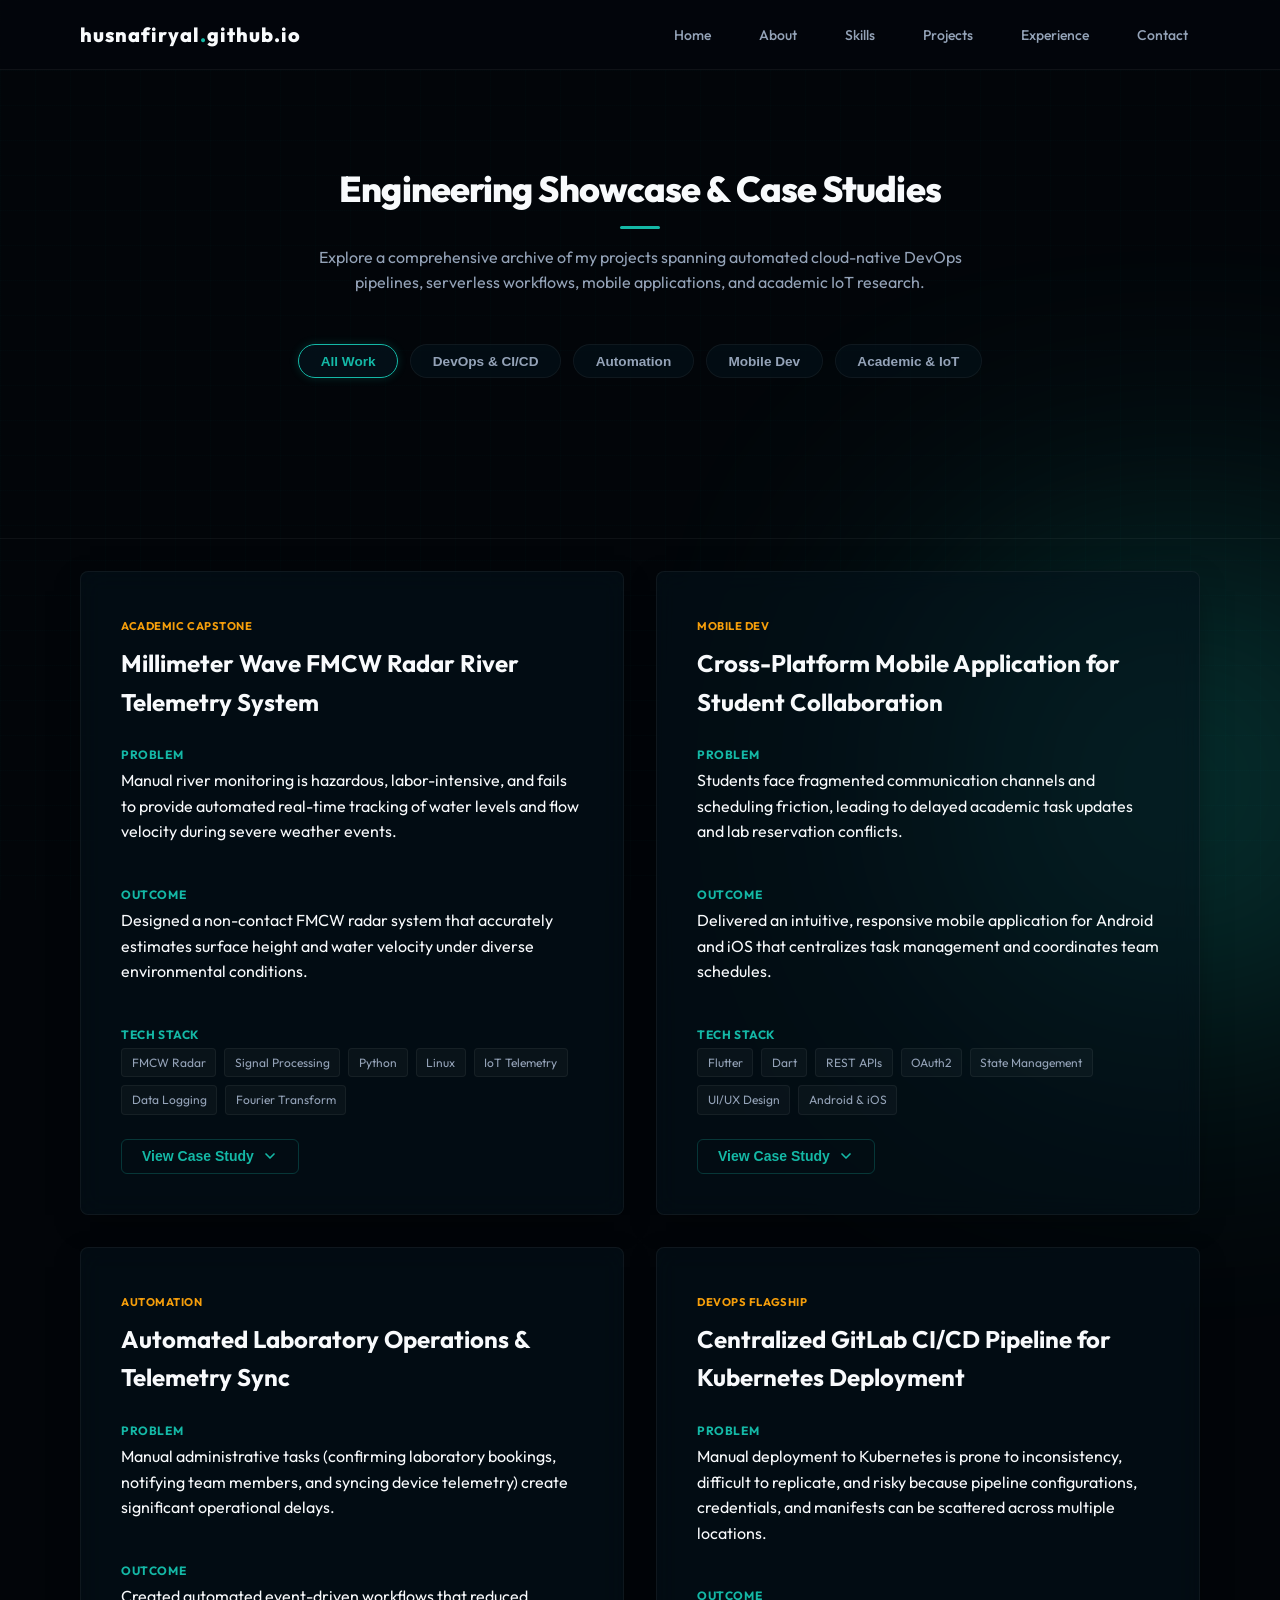
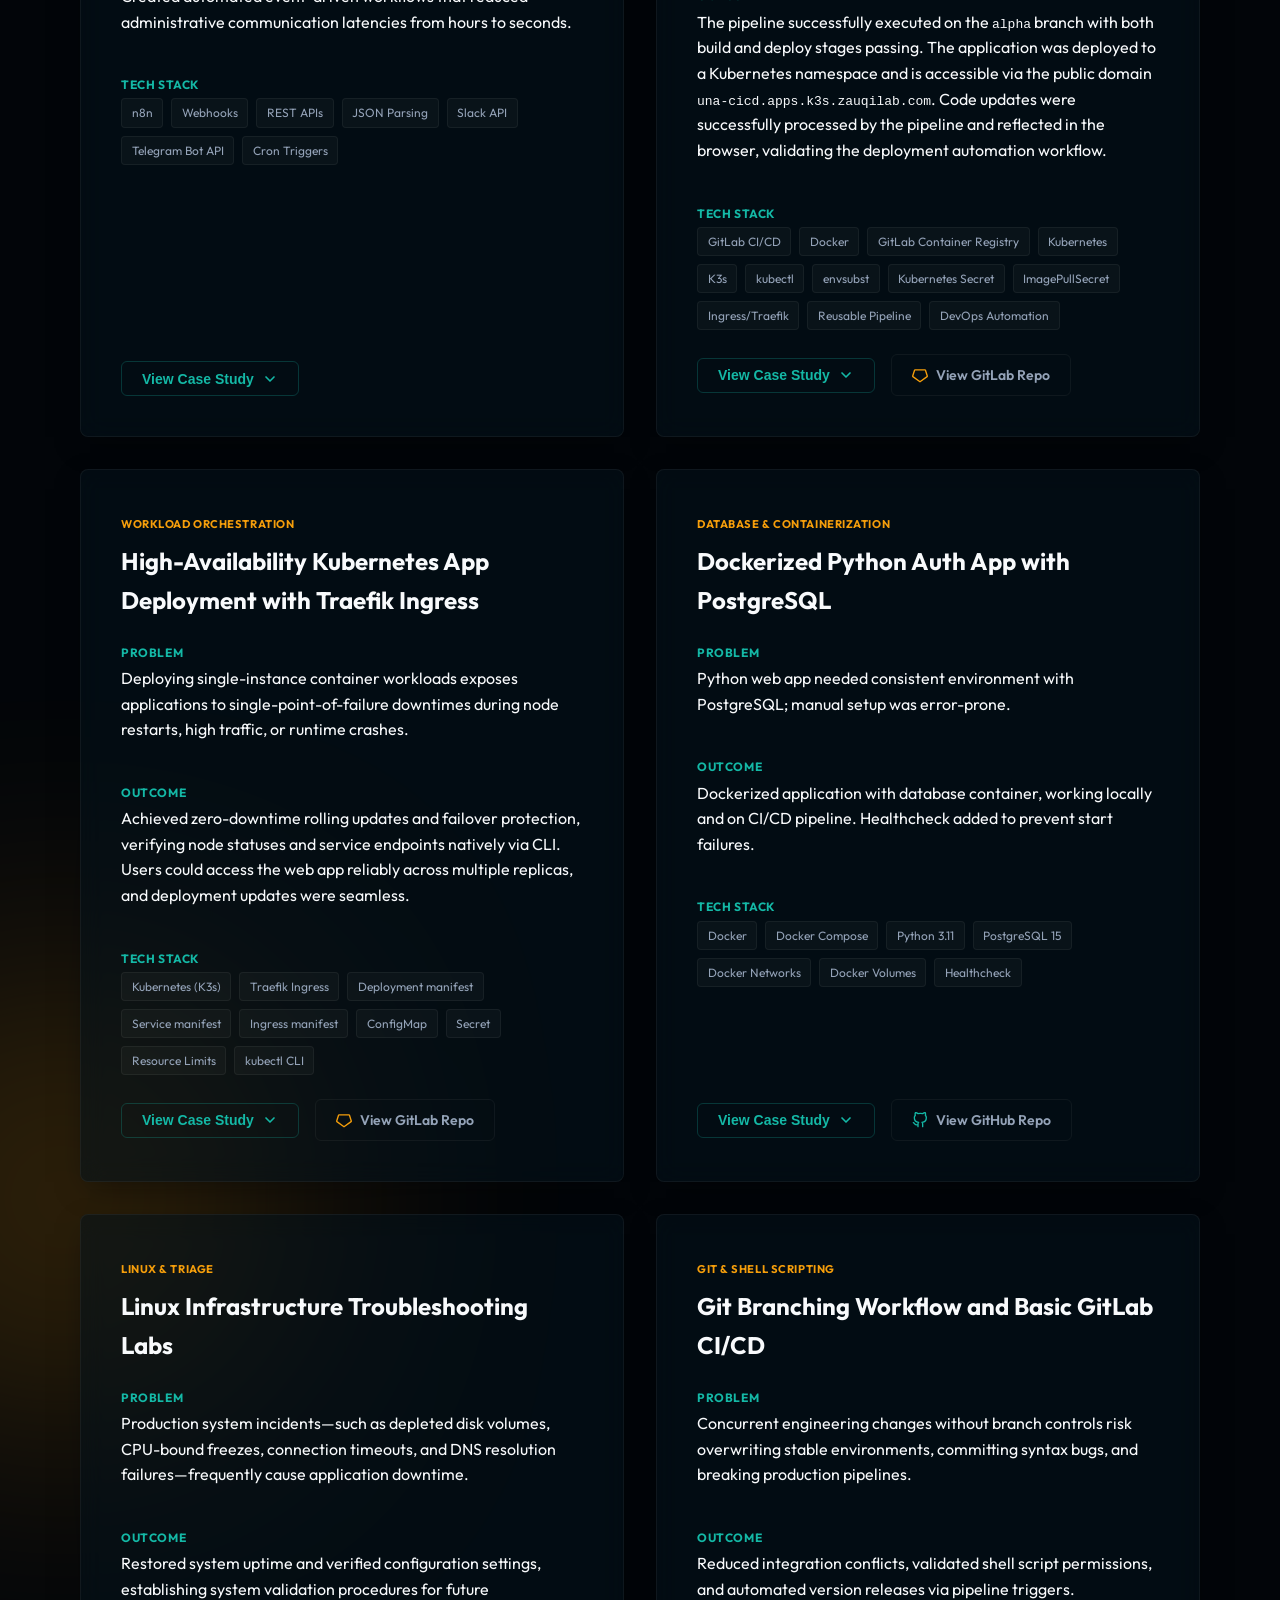
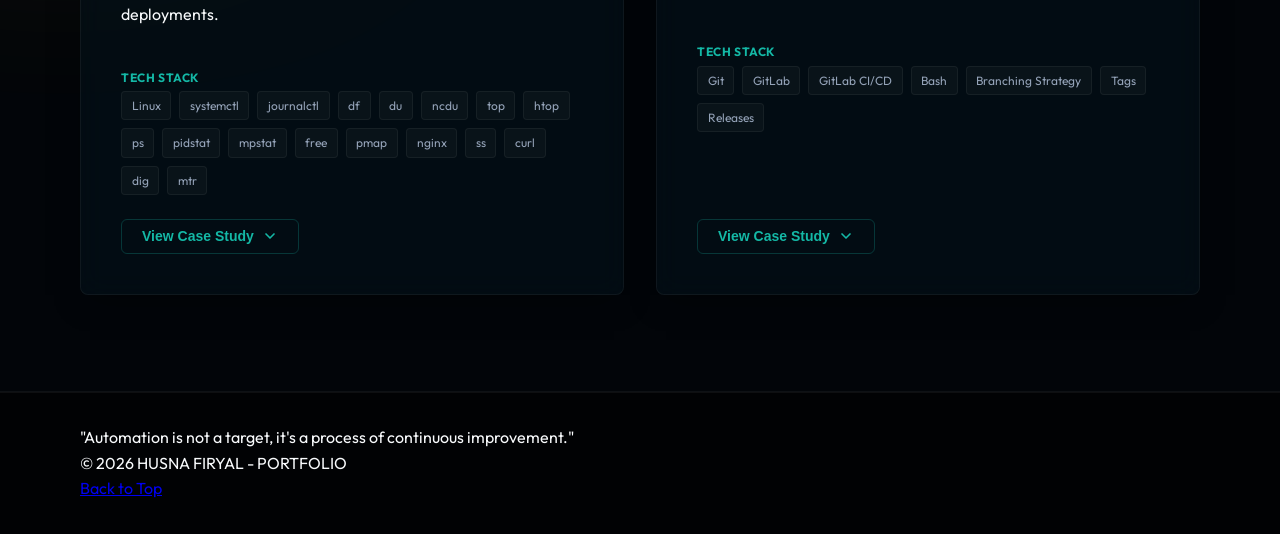
<file: projects.html>
<!DOCTYPE html>
<html lang="en">
<head>
  <meta charset="UTF-8">
  <meta name="viewport" content="width=device-width, initial-scale=1.0">
  <title>Projects Showcase | Husna Firyal Az-Zahra</title>
  <meta name="description" content="Detailed showcase of engineering and DevOps projects by Husna Firyal Az-Zahra (Una).">
  
  <!-- Google Fonts -->
  <link rel="preconnect" href="https://fonts.googleapis.com">
  <link rel="preconnect" href="https://fonts.gstatic.com" crossorigin>
  <link href="https://fonts.googleapis.com/css2?family=Fira+Code:wght@400;600&family=Outfit:wght@300;400;500;600;700;800&display=swap" rel="stylesheet">
  
  <!-- CSS Stylesheet -->
  <link rel="stylesheet" href="style.css">
</head>
<body>

  <!-- Background Atmospheres -->
  <div class="bg-glow bg-glow-teal" aria-hidden="true"></div>
  <div class="bg-glow bg-glow-amber" aria-hidden="true"></div>
  <div class="bg-grid-overlay" aria-hidden="true"></div>

  <!-- Header Ribbon / Navbar -->
  <header class="header">
    <div class="header-container">
      <a href="index.html" class="logo">
        husnafiryal<span class="logo-dot">.</span>github.io
      </a>
      
      <!-- Desktop Menu -->
      <nav class="nav-desktop">
        <ul class="nav-links">
          <li><a href="index.html#home">Home</a></li>
          <li><a href="index.html#about">About</a></li>
          <li><a href="index.html#skills">Skills</a></li>
          <li><a href="projects.html" class="active">Projects</a></li>
          <li><a href="index.html#experience">Experience</a></li>
          <li><a href="index.html#contact">Contact</a></li>
        </ul>
      </nav>
      
      <!-- Mobile Menu Toggle Button -->
      <button class="menu-toggle" aria-label="Toggle Navigation Menu" aria-expanded="false">
        <span class="bar bar-1"></span>
        <span class="bar bar-2"></span>
        <span class="bar bar-3"></span>
      </button>
    </div>
  </header>

  <!-- Mobile Drawer Overlay Menu -->
  <div class="nav-mobile" aria-hidden="true">
    <nav class="nav-mobile-links">
      <a href="index.html#home">Home</a>
      <a href="index.html#about">About</a>
      <a href="index.html#skills">Skills</a>
      <a href="projects.html" class="active">Projects</a>
      <a href="index.html#experience">Experience</a>
      <a href="index.html#contact">Contact</a>
    </nav>
  </div>

  <!-- Main Layout -->
  <main class="main-content">
    
    <!-- Projects Header Section -->
    <section class="section projects-hero">
      <div class="container" style="text-align: center; padding-top: 4rem; padding-bottom: 2rem;">
        <h1 class="section-title" style="margin-bottom: 1rem;">Engineering Showcase & Case Studies</h1>
        <p class="section-subtitle" style="max-width: 700px; margin: 0 auto 3rem auto; color: var(--text-secondary);">
          Explore a comprehensive archive of my projects spanning automated cloud-native DevOps pipelines, serverless workflows, mobile applications, and academic IoT research.
        </p>

        <!-- Category Filter Buttons -->
        <div class="filter-controls">
          <button class="filter-btn active" data-filter="all">All Work</button>
          <button class="filter-btn" data-filter="devops">DevOps & CI/CD</button>
          <button class="filter-btn" data-filter="automation">Automation</button>
          <button class="filter-btn" data-filter="mobile">Mobile Dev</button>
          <button class="filter-btn" data-filter="academic">Academic & IoT</button>
        </div>
      </div>
    </section>

    <!-- Projects Grid Section -->
    <section class="section projects-grid-section" style="padding-top: 0;">
      <div class="container">
        <div class="projects-showcase-grid">
          
          <!-- Project 1: Capstone FMCW Radar System -->
          <div class="glass-card project-card project-grid-card" data-category="academic">
            <div class="project-header">
              <span class="project-badge">Academic Capstone</span>
              <h3>Millimeter Wave FMCW Radar River Telemetry System</h3>
            </div>
            <div class="project-summary">
              <div class="case-study-block">
                <span class="case-study-label">Problem</span>
                <p>Manual river monitoring is hazardous, labor-intensive, and fails to provide automated real-time tracking of water levels and flow velocity during severe weather events.</p>
              </div>
              <div class="case-study-block">
                <span class="case-study-label">Outcome</span>
                <p>Designed a non-contact FMCW radar system that accurately estimates surface height and water velocity under diverse environmental conditions.</p>
              </div>
              <div class="case-study-block">
                <span class="case-study-label">Tech Stack</span>
                <div class="project-tags">
                  <span>FMCW Radar</span>
                  <span>Signal Processing</span>
                  <span>Python</span>
                  <span>Linux</span>
                  <span>IoT Telemetry</span>
                  <span>Data Logging</span>
                  <span>Fourier Transform</span>
                </div>
              </div>
            </div>
            <div id="grid-project-1-collapsible" class="project-collapsible">
              <div class="case-study-block">
                <span class="case-study-label">Solution</span>
                <p>Deployed a millimeter-wave FMCW radar system running Python scripts on a local unit to extract frequency beat signals. Applied Fast Fourier Transform (FFT) and spectral analysis to calculate distance (surface height) and Doppler frequency shift (water flow velocity).</p>
              </div>
              <div class="case-study-block">
                <span class="case-study-label">Key Highlights</span>
                <ul class="highlights-list">
                  <li>Calculated non-contact water distance telemetry using high-resolution radar reflection frequencies.</li>
                  <li>Derived surface velocity measurements from phase change rates using the Doppler effect.</li>
                  <li>Configured local SQLite databases for continuous local logging and telemetry storage.</li>
                </ul>
              </div>
            </div>
            <div class="project-toggle-container">
              <button class="btn-project-toggle" aria-expanded="false" aria-controls="grid-project-1-collapsible">
                <span>View Case Study</span>
                <svg class="toggle-icon" xmlns="http://www.w3.org/2000/svg" width="16" height="16" viewBox="0 0 24 24" fill="none" stroke="currentColor" stroke-width="2.5" stroke-linecap="round" stroke-linejoin="round"><polyline points="6 9 12 15 18 9"></polyline></svg>
              </button>
            </div>
          </div>

          <!-- Project 2: Mobile Application with Flutter -->
          <div class="glass-card project-card project-grid-card" data-category="mobile">
            <div class="project-header">
              <span class="project-badge">Mobile Dev</span>
              <h3>Cross-Platform Mobile Application for Student Collaboration</h3>
            </div>
            <div class="project-summary">
              <div class="case-study-block">
                <span class="case-study-label">Problem</span>
                <p>Students face fragmented communication channels and scheduling friction, leading to delayed academic task updates and lab reservation conflicts.</p>
              </div>
              <div class="case-study-block">
                <span class="case-study-label">Outcome</span>
                <p>Delivered an intuitive, responsive mobile application for Android and iOS that centralizes task management and coordinates team schedules.</p>
              </div>
              <div class="case-study-block">
                <span class="case-study-label">Tech Stack</span>
                <div class="project-tags">
                  <span>Flutter</span>
                  <span>Dart</span>
                  <span>REST APIs</span>
                  <span>OAuth2</span>
                  <span>State Management</span>
                  <span>UI/UX Design</span>
                  <span>Android & iOS</span>
                </div>
              </div>
            </div>
            <div id="grid-project-2-collapsible" class="project-collapsible">
              <div class="case-study-block">
                <span class="case-study-label">Solution</span>
                <p>Developed a cross-platform mobile frontend in Flutter utilizing Dart. Integrated secure OAuth2 token authentication, dynamic dashboard states, calendar reservation bindings, and structured REST API communication with the backend.</p>
              </div>
              <div class="case-study-block">
                <span class="case-study-label">Key Highlights</span>
                <ul class="highlights-list">
                  <li>Designed highly responsive material components fitting diverse device screen sizes.</li>
                  <li>Implemented clean application architecture separating view states from business logic.</li>
                  <li>Optimized local caching for task schedules to maintain offline accessibility.</li>
                </ul>
              </div>
            </div>
            <div class="project-toggle-container">
              <button class="btn-project-toggle" aria-expanded="false" aria-controls="grid-project-2-collapsible">
                <span>View Case Study</span>
                <svg class="toggle-icon" xmlns="http://www.w3.org/2000/svg" width="16" height="16" viewBox="0 0 24 24" fill="none" stroke="currentColor" stroke-width="2.5" stroke-linecap="round" stroke-linejoin="round"><polyline points="6 9 12 15 18 9"></polyline></svg>
              </button>
            </div>
          </div>

          <!-- Project 3: Serverless Workflow Automation using n8n -->
          <div class="glass-card project-card project-grid-card" data-category="automation">
            <div class="project-header">
              <span class="project-badge">Automation</span>
              <h3>Automated Laboratory Operations & Telemetry Sync</h3>
            </div>
            <div class="project-summary">
              <div class="case-study-block">
                <span class="case-study-label">Problem</span>
                <p>Manual administrative tasks (confirming laboratory bookings, notifying team members, and syncing device telemetry) create significant operational delays.</p>
              </div>
              <div class="case-study-block">
                <span class="case-study-label">Outcome</span>
                <p>Created automated event-driven workflows that reduced administrative communication latencies from hours to seconds.</p>
              </div>
              <div class="case-study-block">
                <span class="case-study-label">Tech Stack</span>
                <div class="project-tags">
                  <span>n8n</span>
                  <span>Webhooks</span>
                  <span>REST APIs</span>
                  <span>JSON Parsing</span>
                  <span>Slack API</span>
                  <span>Telegram Bot API</span>
                  <span>Cron Triggers</span>
                </div>
              </div>
            </div>
            <div id="grid-project-3-collapsible" class="project-collapsible">
              <div class="case-study-block">
                <span class="case-study-label">Solution</span>
                <p>Designed and hosted event-driven n8n automation workflows. Configured webhooks to listen for new reservation requests, parse incoming payloads, notify team members via automated Slack and Telegram channels, and trigger database updates.</p>
              </div>
              <div class="case-study-block">
                <span class="case-study-label">Key Highlights</span>
                <ul class="highlights-list">
                  <li>Built resilient API payload mapping templates to parse JSON telemetry data dynamically.</li>
                  <li>Configured scheduled cron jobs to audit system states and send warning alerts.</li>
                  <li>Automated reservation confirmations with direct calendar sync integrations.</li>
                </ul>
              </div>
            </div>
            <div class="project-toggle-container">
              <button class="btn-project-toggle" aria-expanded="false" aria-controls="grid-project-3-collapsible">
                <span>View Case Study</span>
                <svg class="toggle-icon" xmlns="http://www.w3.org/2000/svg" width="16" height="16" viewBox="0 0 24 24" fill="none" stroke="currentColor" stroke-width="2.5" stroke-linecap="round" stroke-linejoin="round"><polyline points="6 9 12 15 18 9"></polyline></svg>
              </button>
            </div>
          </div>

          <!-- Project 4: Centralized GitLab CI/CD Pipeline -->
          <div class="glass-card project-card project-grid-card" data-category="devops">
            <div class="project-header">
              <span class="project-badge">DevOps Flagship</span>
              <h3>Centralized GitLab CI/CD Pipeline for Kubernetes Deployment</h3>
            </div>
            <div class="project-summary">
              <div class="case-study-block">
                <span class="case-study-label">Problem</span>
                <p>Manual deployment to Kubernetes is prone to inconsistency, difficult to replicate, and risky because pipeline configurations, credentials, and manifests can be scattered across multiple locations.</p>
              </div>
              <div class="case-study-block">
                <span class="case-study-label">Outcome</span>
                <p>The pipeline successfully executed on the <code>alpha</code> branch with both build and deploy stages passing. The application was deployed to a Kubernetes namespace and is accessible via the public domain <code>una-cicd.apps.k3s.zauqilab.com</code>. Code updates were successfully processed by the pipeline and reflected in the browser, validating the deployment automation workflow.</p>
              </div>
              <div class="case-study-block">
                <span class="case-study-label">Tech Stack</span>
                <div class="project-tags">
                  <span>GitLab CI/CD</span>
                  <span>Docker</span>
                  <span>GitLab Container Registry</span>
                  <span>Kubernetes</span>
                  <span>K3s</span>
                  <span>kubectl</span>
                  <span>envsubst</span>
                  <span>Kubernetes Secret</span>
                  <span>ImagePullSecret</span>
                  <span>Ingress/Traefik</span>
                  <span>Reusable Pipeline</span>
                  <span>DevOps Automation</span>
                </div>
              </div>
            </div>
            <div id="grid-project-4-collapsible" class="project-collapsible">
              <div class="case-study-block">
                <span class="case-study-label">Solution</span>
                <p>I built a reusable CI/CD pipeline using two separate repositories: one for the application and a dedicated repository for the centralized/general pipeline. The application repository uses the <code>include</code> feature to call the main pipeline, preventing build and deploy logic from being written repeatedly in every project.</p>
              </div>
              <div class="case-study-block">
                <span class="case-study-label">My Contributions</span>
                <ul class="highlights-list">
                  <li>Designed the two-repository structure separating application code from centralized pipeline configurations.</li>
                  <li>Wrote the multi-stage Dockerfile and Kubernetes manifests for deployment.</li>
                  <li>Configured and optimized the GitLab CI/CD build and deploy pipeline.</li>
                  <li>Established secure access using GitLab CI/CD Variables and Kubernetes ImagePullSecrets.</li>
                  <li>Corrected the Traefik Ingress configuration to successfully expose the application via public domain.</li>
                </ul>
              </div>
              <div class="case-study-block">
                <span class="case-study-label">What I Learned</span>
                <ul class="highlights-list">
                  <li>Decoupling pipeline templates from codebase files for improved reusability.</li>
                  <li>Implementing secure secret management patterns in automated deployment workflows.</li>
                  <li>Orchestrating automated rollouts to Kubernetes environments.</li>
                </ul>
              </div>
              <div class="case-study-block" style="text-align: center; margin-top: 1.5rem;">
                <div class="diagram-switcher-tabs" style="margin-bottom: 1rem;">
                  <button class="diagram-tab-btn active" data-target="diagram-arch-showcase">Detailed Architecture</button>
                  <button class="diagram-tab-btn" data-target="diagram-flow-showcase">Simplified Flow</button>
                </div>
                
                <div class="diagram-viewport" style="max-width: 600px; margin: 0 auto;">
                  <!-- Slide 1 (Active) -->
                  <div id="diagram-arch-showcase" class="diagram-slide active">
                    <img src="pipeline_architecture.png" alt="Detailed Pipeline Architecture Diagram" style="width: 100%; height: auto; border-radius: 8px; display: block; object-fit: contain;">
                  </div>
                  <!-- Slide 2 -->
                  <div id="diagram-flow-showcase" class="diagram-slide">
                    <img src="pipeline_flow.png" alt="Simplified Pipeline Execution Flow" style="width: 100%; height: auto; border-radius: 8px; display: block; object-fit: contain;">
                  </div>
                  
                  <!-- View Full Image Button -->
                  <a href="pipeline_architecture.png" target="_blank" class="btn-view-full" title="View Full Image">
                    <svg xmlns="http://www.w3.org/2000/svg" width="16" height="16" viewBox="0 0 24 24" fill="none" stroke="currentColor" stroke-width="2.5" stroke-linecap="round" stroke-linejoin="round"><path d="M15 3h6v6"></path><path d="M9 21H3v-6"></path><path d="M21 3l-7 7M3 21l7-7"></path></svg>
                  </a>
                </div>
              </div>
            </div>
            <div class="project-toggle-container" style="display: flex; gap: 1rem; align-items: center; flex-wrap: wrap;">
              <button class="btn-project-toggle" aria-expanded="false" aria-controls="grid-project-4-collapsible">
                <span>View Case Study</span>
                <svg class="toggle-icon" xmlns="http://www.w3.org/2000/svg" width="16" height="16" viewBox="0 0 24 24" fill="none" stroke="currentColor" stroke-width="2.5" stroke-linecap="round" stroke-linejoin="round"><polyline points="6 9 12 15 18 9"></polyline></svg>
              </button>
              <a href="https://gitlab.com/tutorial-ci-dibimbing/una-assignment-group" target="_blank" rel="noopener noreferrer" class="btn-project-toggle btn-gitlab-link" style="border-color: var(--border-glass); color: var(--text-secondary);">
                <svg xmlns="http://www.w3.org/2000/svg" width="16" height="16" viewBox="0 0 24 24" fill="none" stroke="currentColor" stroke-width="2" stroke-linecap="round" stroke-linejoin="round" style="color: var(--amber-bright);"><path d="M22.65 14.39L12 22.13 1.35 14.39a.84.84 0 0 1-.3-.94l2.76-8.49a.83.83 0 0 1 .79-.58h14.8a.83.83 0 0 1 .79.58l2.76 8.49a.84.84 0 0 1-.3.94z"></path></svg>
                <span>View GitLab Repo</span>
              </a>
            </div>
          </div>

          <!-- Project 5: Kubernetes Orchestration -->
          <div class="glass-card project-card project-grid-card" data-category="devops">
            <div class="project-header">
              <span class="project-badge">Workload Orchestration</span>
              <h3>High-Availability Kubernetes App Deployment with Traefik Ingress</h3>
            </div>
            <div class="project-summary">
              <div class="case-study-block">
                <span class="case-study-label">Problem</span>
                <p>Deploying single-instance container workloads exposes applications to single-point-of-failure downtimes during node restarts, high traffic, or runtime crashes.</p>
              </div>
              <div class="case-study-block">
                <span class="case-study-label">Outcome</span>
                <p>Achieved zero-downtime rolling updates and failover protection, verifying node statuses and service endpoints natively via CLI. Users could access the web app reliably across multiple replicas, and deployment updates were seamless.</p>
              </div>
              <div class="case-study-block">
                <span class="case-study-label">Tech Stack</span>
                <div class="project-tags">
                  <span>Kubernetes (K3s)</span>
                  <span>Traefik Ingress</span>
                  <span>Deployment manifest</span>
                  <span>Service manifest</span>
                  <span>Ingress manifest</span>
                  <span>ConfigMap</span>
                  <span>Secret</span>
                  <span>Resource Limits</span>
                  <span>kubectl CLI</span>
                </div>
              </div>
            </div>
            <div id="grid-project-5-collapsible" class="project-collapsible">
              <div class="case-study-block">
                <span class="case-study-label">Solution</span>
                <p>Created a Kubernetes Deployment with 3 replicas to ensure high availability. Exposed the app via Traefik Ingress controller with proper backend service routing. Configured environment variables using ConfigMap/Secret for dynamic app behavior. Applied resource requests and limits per pod to allow safe scheduling across nodes. Implemented a rolling updates strategy to avoid downtime during deployment changes.</p>
              </div>
              <div class="case-study-block">
                <span class="case-study-label">My Contributions</span>
                <ul class="highlights-list">
                  <li>Wrote Deployment, Service, Ingress, ConfigMap, and Secret manifests.</li>
                  <li>Configured environment variables for app customization.</li>
                  <li>Verified high-availability deployment and traffic routing using <code>kubectl get pods</code> and <code>kubectl get svc</code>.</li>
                  <li>Tested failover and rolling updates.</li>
                  <li>Cleaned up cluster resources after testing.</li>
                </ul>
              </div>
              <div class="case-study-block">
                <span class="case-study-label">What I Learned</span>
                <ul class="highlights-list">
                  <li>Linking Deployment, Service, and Ingress correctly is critical for HA workloads.</li>
                  <li>Resource limits prevent cluster scheduling issues and pod eviction.</li>
                  <li>Traefik Ingress simplifies routing and exposes apps securely.</li>
                  <li>Rolling update strategies minimize downtime for users.</li>
                </ul>
              </div>
              <div class="case-study-block" style="text-align: center; margin-top: 1.5rem;">
                <div class="diagram-switcher-tabs" style="margin-bottom: 1rem;">
                  <button class="diagram-tab-btn active" data-target="k8s-arch-showcase">Architecture Diagram</button>
                  <button class="diagram-tab-btn" data-target="k8s-live-showcase">Live App</button>
                  <button class="diagram-tab-btn" data-target="k8s-pods-showcase">Replicas Status</button>
                </div>
                
                <div class="diagram-viewport" style="max-width: 600px; margin: 0 auto;">
                  <!-- Slide 1 (Active) -->
                  <div id="k8s-arch-showcase" class="diagram-slide active">
                    <img src="k8s_ha_diagram.png" alt="Kubernetes HA Ingress Architecture Diagram" style="width: 100%; height: auto; border-radius: 8px; display: block; object-fit: contain;">
                  </div>
                  <!-- Slide 2 -->
                  <div id="k8s-live-showcase" class="diagram-slide">
                    <img src="k8s_live_app.png" alt="Live Web App running in browser" style="width: 100%; height: auto; border-radius: 8px; display: block; object-fit: contain;">
                  </div>
                  <!-- Slide 3 -->
                  <div id="k8s-pods-showcase" class="diagram-slide">
                    <img src="k8s_pods_status.png" alt="kubectl get pods output showing all replicas ready" style="width: 100%; height: auto; border-radius: 8px; display: block; object-fit: contain;">
                  </div>
                  
                  <!-- View Full Image Button -->
                  <a href="k8s_ha_diagram.png" target="_blank" class="btn-view-full" title="View Full Image">
                    <svg xmlns="http://www.w3.org/2000/svg" width="16" height="16" viewBox="0 0 24 24" fill="none" stroke="currentColor" stroke-width="2.5" stroke-linecap="round" stroke-linejoin="round"><path d="M15 3h6v6"></path><path d="M9 21H3v-6"></path><path d="M21 3l-7 7M3 21l7-7"></path></svg>
                  </a>
                </div>
              </div>
            </div>
            <div class="project-toggle-container" style="display: flex; gap: 1rem; align-items: center; flex-wrap: wrap;">
              <button class="btn-project-toggle" aria-expanded="false" aria-controls="grid-project-5-collapsible">
                <span>View Case Study</span>
                <svg class="toggle-icon" xmlns="http://www.w3.org/2000/svg" width="16" height="16" viewBox="0 0 24 24" fill="none" stroke="currentColor" stroke-width="2.5" stroke-linecap="round" stroke-linejoin="round"><polyline points="6 9 12 15 18 9"></polyline></svg>
              </button>
              <a href="https://gitlab.com/tutorial-ci-dibimbing/husna-demo-project" target="_blank" rel="noopener noreferrer" class="btn-project-toggle btn-gitlab-link" style="border-color: var(--border-glass); color: var(--text-secondary);">
                <svg xmlns="http://www.w3.org/2000/svg" width="16" height="16" viewBox="0 0 24 24" fill="none" stroke="currentColor" stroke-width="2" stroke-linecap="round" stroke-linejoin="round" style="color: var(--amber-bright);"><path d="M22.65 14.39L12 22.13 1.35 14.39a.84.84 0 0 1-.3-.94l2.76-8.49a.83.83 0 0 1 .79-.58h14.8a.83.83 0 0 1 .79.58l2.76 8.49a.84.84 0 0 1-.3.94z"></path></svg>
                <span>View GitLab Repo</span>
              </a>
            </div>
          </div>

          <!-- Project 6: Docker Compose Auth App -->
          <div class="glass-card project-card project-grid-card" data-category="devops">
            <div class="project-header">
              <span class="project-badge">Database & Containerization</span>
              <h3>Dockerized Python Auth App with PostgreSQL</h3>
            </div>
            <div class="project-summary">
              <div class="case-study-block">
                <span class="case-study-label">Problem</span>
                <p>Python web app needed consistent environment with PostgreSQL; manual setup was error-prone.</p>
              </div>
              <div class="case-study-block">
                <span class="case-study-label">Outcome</span>
                <p>Dockerized application with database container, working locally and on CI/CD pipeline. Healthcheck added to prevent start failures.</p>
              </div>
              <div class="case-study-block">
                <span class="case-study-label">Tech Stack</span>
                <div class="project-tags">
                  <span>Docker</span>
                  <span>Docker Compose</span>
                  <span>Python 3.11</span>
                  <span>PostgreSQL 15</span>
                  <span>Docker Networks</span>
                  <span>Docker Volumes</span>
                  <span>Healthcheck</span>
                </div>
              </div>
            </div>
            <div id="grid-project-6-collapsible" class="project-collapsible">
              <div class="case-study-block">
                <span class="case-study-label">Solution</span>
                <p>Wrote Dockerfile and docker-compose.yml for app + database. Configured environment variables for database credentials. Added healthcheck to ensure app waits for DB readiness.</p>
              </div>
              <div class="case-study-block">
                <span class="case-study-label">My Contributions</span>
                <ul class="highlights-list">
                  <li>Built Dockerfile, configured Compose network and volume.</li>
                  <li>Implemented environment variables for DB connection.</li>
                  <li>Verified app running on <code>localhost:8098</code>.</li>
                </ul>
              </div>
              <div class="case-study-block">
                <span class="case-study-label">What I Learned</span>
                <ul class="highlights-list">
                  <li>Container orchestration basics with Docker Compose.</li>
                  <li>Importance of service readiness for multi-container apps.</li>
                </ul>
              </div>
              <div class="case-study-block" style="text-align: center; margin-top: 1.5rem;">
                <div class="diagram-switcher-tabs" style="margin-bottom: 1rem;">
                  <button class="diagram-tab-btn active" data-target="docker-compose-showcase">Docker Compose YAML</button>
                  <button class="diagram-tab-btn" data-target="docker-app-showcase">Running App</button>
                  <button class="diagram-tab-btn" data-target="docker-db-showcase">DB Container Logs</button>
                </div>
                
                <div class="diagram-viewport" style="max-width: 600px; margin: 0 auto;">
                  <!-- Slide 1 (Active) -->
                  <div id="docker-compose-showcase" class="diagram-slide active">
                    <img src="docker_compose_setup.png" alt="Docker Compose Setup Config Diagram" style="width: 100%; height: auto; border-radius: 8px; display: block; object-fit: contain;">
                  </div>
                  <!-- Slide 2 -->
                  <div id="docker-app-showcase" class="diagram-slide">
                    <img src="docker_app_live.png" alt="Running App Screenshot" style="width: 100%; height: auto; border-radius: 8px; display: block; object-fit: contain;">
                  </div>
                  <!-- Slide 3 -->
                  <div id="docker-db-showcase" class="diagram-slide">
                    <img src="docker_db_logs.png" alt="DB Container Logs Screenshot" style="width: 100%; height: auto; border-radius: 8px; display: block; object-fit: contain;">
                  </div>
                  
                  <!-- View Full Image Button -->
                  <a href="docker_compose_setup.png" target="_blank" class="btn-view-full" title="View Full Image">
                    <svg xmlns="http://www.w3.org/2000/svg" width="16" height="16" viewBox="0 0 24 24" fill="none" stroke="currentColor" stroke-width="2.5" stroke-linecap="round" stroke-linejoin="round"><path d="M15 3h6v6"></path><path d="M9 21H3v-6"></path><path d="M21 3l-7 7M3 21l7-7"></path></svg>
                  </a>
                </div>
              </div>
            </div>
            <div class="project-toggle-container" style="display: flex; gap: 1rem; align-items: center; flex-wrap: wrap;">
              <button class="btn-project-toggle" aria-expanded="false" aria-controls="grid-project-6-collapsible">
                <span>View Case Study</span>
                <svg class="toggle-icon" xmlns="http://www.w3.org/2000/svg" width="16" height="16" viewBox="0 0 24 24" fill="none" stroke="currentColor" stroke-width="2.5" stroke-linecap="round" stroke-linejoin="round"><polyline points="6 9 12 15 18 9"></polyline></svg>
              </button>
              <a href="https://github.com/husnafiryal/tugas-docker-auth" target="_blank" rel="noopener noreferrer" class="btn-project-toggle btn-github-link" style="border-color: var(--border-glass); color: var(--text-secondary);">
                <svg xmlns="http://www.w3.org/2000/svg" width="16" height="16" viewBox="0 0 24 24" fill="none" stroke="currentColor" stroke-width="2" stroke-linecap="round" stroke-linejoin="round" style="color: var(--teal-bright);"><path d="M9 19c-5 1.5-5-2.5-7-3m14 6v-3.87a3.37 3.37 0 0 0-.94-2.61c3.14-.35 6.44-1.54 6.44-7A5.44 5.44 0 0 0 20 4.77 5.07 5.07 0 0 0 19.91 1S18.73.65 16 2.48a13.38 13.38 0 0 0-7 0C6.27.65 5.09 1 5.09 1A5.07 5.07 0 0 0 5 4.77a5.44 5.44 0 0 0-1.5 3.78c0 5.42 3.3 6.61 6.44 7A3.37 3.37 0 0 0 9 18.13V22"></path></svg>
                <span>View GitHub Repo</span>
              </a>
            </div>
          </div>

          <!-- Project 7: Linux Troubleshooting -->
          <div class="glass-card project-card project-grid-card" data-category="devops">
            <div class="project-header">
              <span class="project-badge">Linux & Triage</span>
              <h3>Linux Infrastructure Troubleshooting Labs</h3>
            </div>
            <div class="project-summary">
              <div class="case-study-block">
                <span class="case-study-label">Problem</span>
                <p>Production system incidents—such as depleted disk volumes, CPU-bound freezes, connection timeouts, and DNS resolution failures—frequently cause application downtime.</p>
              </div>
              <div class="case-study-block">
                <span class="case-study-label">Outcome</span>
                <p>Restored system uptime and verified configuration settings, establishing system validation procedures for future deployments.</p>
              </div>
              <div class="case-study-block">
                <span class="case-study-label">Tech Stack</span>
                <div class="project-tags">
                  <span>Linux</span>
                  <span>systemctl</span>
                  <span>journalctl</span>
                  <span>df</span>
                  <span>du</span>
                  <span>ncdu</span>
                  <span>top</span>
                  <span>htop</span>
                  <span>ps</span>
                  <span>pidstat</span>
                  <span>mpstat</span>
                  <span>free</span>
                  <span>pmap</span>
                  <span>nginx</span>
                  <span>ss</span>
                  <span>curl</span>
                  <span>dig</span>
                  <span>mtr</span>
                </div>
              </div>
            </div>
            <div id="grid-project-7-collapsible" class="project-collapsible">
              <div class="case-study-block">
                <span class="case-study-label">Solution</span>
                <p>Completed infrastructure troubleshooting labs covering disk full incidents, high CPU usage, memory leak simulation, nginx connection refused, and API network latency analysis.</p>
              </div>
              <div class="case-study-block">
                <span class="case-study-label">Troubleshooting Mindset & Highlights</span>
                <div class="mindset-flow">
                  <span>Reproduce issue</span> &rarr; 
                  <span>Inspect layer</span> &rarr; 
                  <span>Collect evidence</span> &rarr; 
                  <span>Identify root cause</span> &rarr; 
                  <span>Remediate safely</span> &rarr; 
                  <span>Verify recovery</span>
                </div>
                <ul class="highlights-list" style="margin-top: 0.75rem;">
                  <li>Disk Full: Cleared space by triaging directories with `df -h` and `ncdu`.</li>
                  <li>CPU/Memory Leak: Analyzed process RSS memory growth using `pmap` and `ps`.</li>
                  <li>Connection Latency: Debugged nginx status, port bindings via `ss`, and mtr routing.</li>
                </ul>
              </div>
            </div>
            <div class="project-toggle-container">
              <button class="btn-project-toggle" aria-expanded="false" aria-controls="grid-project-7-collapsible">
                <span>View Case Study</span>
                <svg class="toggle-icon" xmlns="http://www.w3.org/2000/svg" width="16" height="16" viewBox="0 0 24 24" fill="none" stroke="currentColor" stroke-width="2.5" stroke-linecap="round" stroke-linejoin="round"><polyline points="6 9 12 15 18 9"></polyline></svg>
              </button>
            </div>
          </div>

          <!-- Project 8: Git Branching Workflow -->
          <div class="glass-card project-card project-grid-card" data-category="devops">
            <div class="project-header">
              <span class="project-badge">Git & Shell Scripting</span>
              <h3>Git Branching Workflow and Basic GitLab CI/CD</h3>
            </div>
            <div class="project-summary">
              <div class="case-study-block">
                <span class="case-study-label">Problem</span>
                <p>Concurrent engineering changes without branch controls risk overwriting stable environments, committing syntax bugs, and breaking production pipelines.</p>
              </div>
              <div class="case-study-block">
                <span class="case-study-label">Outcome</span>
                <p>Reduced integration conflicts, validated shell script permissions, and automated version releases via pipeline triggers.</p>
              </div>
              <div class="case-study-block">
                <span class="case-study-label">Tech Stack</span>
                <div class="project-tags">
                  <span>Git</span>
                  <span>GitLab</span>
                  <span>GitLab CI/CD</span>
                  <span>Bash</span>
                  <span>Branching Strategy</span>
                  <span>Tags</span>
                  <span>Releases</span>
                </div>
              </div>
            </div>
            <div id="grid-project-8-collapsible" class="project-collapsible">
              <div class="case-study-block">
                <span class="case-study-label">Solution</span>
                <p>Built a GitLab repository workflow using main/dev/uat/feature branches, basic CI/CD stages, semantic commits, shell script fixes, tags, and releases.</p>
              </div>
              <div class="case-study-block">
                <span class="case-study-label">Key Highlights</span>
                <ul class="highlights-list">
                  <li>Designed branch protections for staging (`uat`) and production (`main`).</li>
                  <li>Wrote test, build, and deploy pipeline verification stages.</li>
                  <li>Debugging shell permissions (`chmod +x`) and shebang path definitions.</li>
                </ul>
              </div>
            </div>
            <div class="project-toggle-container">
              <button class="btn-project-toggle" aria-expanded="false" aria-controls="grid-project-8-collapsible">
                <span>View Case Study</span>
                <svg class="toggle-icon" xmlns="http://www.w3.org/2000/svg" width="16" height="16" viewBox="0 0 24 24" fill="none" stroke="currentColor" stroke-width="2.5" stroke-linecap="round" stroke-linejoin="round"><polyline points="6 9 12 15 18 9"></polyline></svg>
              </button>
            </div>
          </div>

        </div>
      </div>
    </section>

  </main>

  <!-- Footer -->
  <footer class="footer bg-[#020509] border-t border-border-glass py-8 text-center transition-colors duration-300">
    <div class="container max-w-[1200px] w-90 mx-auto px-4 flex flex-col items-center">
      <p class="footer-quote italic text-sm text-slate-400 font-medium mb-5">
        "Automation is not a target, it's a process of continuous improvement."
      </p>
      <div class="footer-bottom w-full flex flex-col sm:flex-row justify-between items-center text-xs text-slate-500 gap-4 border-t border-white/5 pt-4">
        <p>&copy; 2026 HUSNA FIRYAL - PORTFOLIO</p>
        <a href="#home" class="hover:text-white transition-colors">Back to Top</a>
      </div>
    </div>
  </footer>

  <!-- JS Scripts -->
  <script src="app.js"></script>
</body>
</html>
</file>
<file: style.css>
/* Style System for Una.dev Static Portfolio */

:root {
  /* Colors */
  --bg-base: #020509;
  --bg-surface: #03070c;
  --bg-card: rgba(4, 19, 29, 0.55);
  --bg-card-hover: rgba(4, 19, 29, 0.75);
  
  --teal-dim: rgba(20, 184, 166, 0.1);
  --teal-bright: #14b8a6;
  --teal-glow: rgba(20, 184, 166, 0.2);
  
  --amber-bright: #f59e0b;
  --amber-dark: #d97706;
  --amber-glow: rgba(245, 158, 11, 0.15);
  
  --border-glass: rgba(255, 255, 255, 0.05);
  --border-teal: rgba(20, 184, 166, 0.25);
  --border-teal-hover: rgba(20, 184, 166, 0.45);
  
  --text-primary: #f8fafc;
  --text-secondary: #94a3b8;
  --text-muted: #64748b;
  
  /* Layout */
  --header-height: 70px;
  --transition-smooth: all 0.3s cubic-bezier(0.4, 0, 0.2, 1);
  --border-radius: 8px;
}

/* CSS Reset & General */
* {
  box-sizing: border-box;
  margin: 0;
  padding: 0;
}

html {
  font-family: 'Outfit', sans-serif;
  color: var(--text-primary);
  background-color: var(--bg-base);
  scroll-behavior: smooth;
}

body {
  min-height: 100vh;
  line-height: 1.6;
  overflow-x: hidden;
  position: relative;
}

/* BackgroundAtmosphere Layers */
.bg-glow {
  position: absolute;
  border-radius: 50%;
  filter: blur(140px);
  pointer-events: none;
  z-index: -2;
  opacity: 0.35;
}

.bg-glow-teal {
  width: 450px;
  height: 450px;
  top: 15%;
  right: -10%;
  background: var(--teal-bright);
}

.bg-glow-amber {
  width: 380px;
  height: 380px;
  bottom: 20%;
  left: -10%;
  background: var(--amber-bright);
}

.bg-grid-overlay {
  position: fixed;
  inset: 0;
  background-image: 
    linear-gradient(rgba(20, 184, 166, 0.02) 1px, transparent 1px),
    linear-gradient(90deg, rgba(20, 184, 166, 0.02) 1px, transparent 1px);
  background-size: 35px 35px;
  pointer-events: none;
  z-index: -1;
}

/* Layout Utilities */
.container {
  width: 90%;
  max-width: 1200px;
  margin: 0 auto;
  padding: 0 1rem;
}

.container-narrow {
  max-width: 800px;
}

.section {
  padding: 6rem 0;
  border-bottom: 1px solid var(--border-glass);
}

.section-title {
  font-size: 2.25rem;
  font-weight: 800;
  letter-spacing: -0.025em;
  margin-bottom: 3rem;
  text-align: center;
  position: relative;
}

.section-title::after {
  content: '';
  display: block;
  width: 40px;
  height: 3px;
  background: var(--teal-bright);
  margin: 0.5rem auto 0 auto;
  border-radius: 2px;
}

.grid-2 {
  display: grid;
  grid-template-columns: 1fr;
  gap: 3.5rem;
  align-items: center;
}

@media (min-width: 768px) {
  .grid-2 {
    grid-template-columns: 1.1fr 0.9fr;
  }
}

/* Typography Helpers */
.text-gradient-amber {
  background: linear-gradient(135deg, var(--text-primary) 30%, var(--amber-bright) 100%);
  -webkit-background-clip: text;
  -webkit-text-fill-color: transparent;
}

/* Glassmorphism Cards */
.glass-card {
  background: var(--bg-card);
  backdrop-filter: blur(12px);
  -webkit-backdrop-filter: blur(12px);
  border: 1px solid var(--border-glass);
  border-radius: var(--border-radius);
  padding: 2rem;
  box-shadow: 0 10px 30px -10px rgba(0, 0, 0, 0.5);
  transition: var(--transition-smooth);
  position: relative;
  overflow: hidden;
}

.glass-card::before {
  content: '';
  position: absolute;
  top: 0;
  left: 0;
  width: 100%;
  height: 2px;
  background: linear-gradient(90deg, transparent, var(--teal-bright), transparent);
  opacity: 0;
  transition: var(--transition-smooth);
}

.glass-card:hover {
  background: var(--bg-card-hover);
  border-color: var(--border-teal);
  box-shadow: 0 12px 40px -8px rgba(20, 184, 166, 0.1);
  transform: translateY(-3px);
}

.glass-card:hover::before {
  opacity: 1;
}

/* Buttons */
.btn {
  display: inline-flex;
  align-items: center;
  justify-content: center;
  padding: 0.75rem 1.75rem;
  font-size: 0.875rem;
  font-weight: 600;
  text-decoration: none;
  border-radius: 6px;
  cursor: pointer;
  transition: var(--transition-smooth);
}

.btn-primary {
  background-color: var(--amber-bright);
  color: #000;
  box-shadow: 0 4px 14px var(--amber-glow);
}

.btn-primary:hover {
  background-color: var(--amber-dark);
  box-shadow: 0 6px 20px var(--amber-glow);
}

.btn-secondary {
  background-color: transparent;
  color: var(--text-primary);
  border: 1px solid var(--border-glass);
}

.btn-secondary:hover {
  background-color: rgba(255, 255, 255, 0.03);
  border-color: var(--teal-bright);
}

.btn-full {
  width: 100%;
}

/* 1. Header Ribbon */
.header {
  position: fixed;
  top: 0;
  left: 0;
  width: 100%;
  height: var(--header-height);
  z-index: 100;
  background: rgba(3, 7, 12, 0.85);
  backdrop-filter: blur(12px);
  -webkit-backdrop-filter: blur(12px);
  border-bottom: 1px solid var(--border-glass);
  transition: var(--transition-smooth);
}

.header-container {
  max-width: 1200px;
  width: 90%;
  height: 100%;
  margin: 0 auto;
  padding: 0 1rem;
  display: flex;
  justify-content: space-between;
  align-items: center;
}

.logo {
  font-size: 1.35rem;
  font-weight: 800;
  text-decoration: none;
  color: var(--text-primary);
  letter-spacing: 0.05em;
}

.logo-dot {
  color: var(--teal-bright);
}

.nav-desktop .nav-links {
  display: flex;
  list-style: none;
  gap: 1.5rem;
}

.nav-links a {
  text-decoration: none;
  font-size: 0.875rem;
  font-weight: 500;
  color: var(--text-secondary);
  transition: var(--transition-smooth);
  padding: 0.5rem 0.75rem;
  border-radius: 4px;
}

.nav-links a:hover {
  color: var(--amber-bright);
}

/* Mobile Toggle Hamburger */
.menu-toggle {
  display: none;
  background: transparent;
  border: none;
  color: var(--text-primary);
  cursor: pointer;
  z-index: 110;
}

.menu-toggle svg {
  transition: var(--transition-smooth);
}

.menu-toggle .line-top,
.menu-toggle .line-bot {
  transition: transform 0.3s ease, y1 0.3s ease, y2 0.3s ease;
}

/* Open Mobile Nav Styles */
.menu-toggle.open .line-mid {
  opacity: 0;
}

.menu-toggle.open .line-top {
  transform: rotate(45deg) translate(5px, 5px);
}

.menu-toggle.open .line-bot {
  transform: rotate(-45deg) translate(5px, -5px);
}

/* Mobile Navigation Drawer */
.nav-mobile {
  position: fixed;
  top: var(--header-height);
  left: 0;
  width: 100%;
  height: 0;
  background: rgba(3, 7, 12, 0.96);
  backdrop-filter: blur(16px);
  overflow: hidden;
  transition: height 0.4s cubic-bezier(0.4, 0, 0.2, 1);
  border-bottom: 0 solid var(--border-glass);
}

.nav-mobile.open {
  height: calc(100vh - var(--header-height));
  border-bottom-width: 1px;
}

.nav-mobile-links {
  display: flex;
  flex-direction: column;
  align-items: center;
  gap: 2rem;
  padding: 3rem 0;
  list-style: none;
}

.nav-mobile-links a {
  text-decoration: none;
  font-size: 1.25rem;
  font-weight: 600;
  color: var(--text-secondary);
  transition: var(--transition-smooth);
}

.nav-mobile-links a:hover {
  color: var(--amber-bright);
}

@media (max-width: 767px) {
  .nav-desktop {
    display: none;
  }
  .menu-toggle {
    display: block;
  }
}

/* 2. Hero Section */
.hero-section {
  padding-top: calc(var(--header-height) + 3rem);
  min-height: 100vh;
  display: flex;
  align-items: center;
  position: relative;
  overflow: hidden;
}

.hero-details {
  display: flex;
  flex-direction: column;
  position: relative;
  z-index: 2; /* Sits above background elements */
}

.status-badge-container {
  margin-bottom: 1.5rem;
}

.status-badge {
  display: inline-flex;
  align-items: center;
  background: rgba(20, 184, 166, 0.08);
  border: 1px solid rgba(20, 184, 166, 0.2);
  color: var(--teal-bright);
  font-size: 0.75rem;
  font-weight: 600;
  text-transform: uppercase;
  letter-spacing: 0.05em;
  padding: 0.35rem 0.85rem;
  border-radius: 50px;
}

.status-dot {
  width: 6px;
  height: 6px;
  background-color: var(--teal-bright);
  border-radius: 50%;
  margin-right: 8px;
  box-shadow: 0 0 8px var(--teal-bright);
}

.hero-title {
  font-size: 3rem;
  font-weight: 800;
  line-height: 1.1;
  margin-bottom: 1rem;
}

.hero-subtitle {
  font-size: 1.5rem;
  font-weight: 600;
  color: var(--text-primary);
  margin-bottom: 1.25rem;
}

.hero-intro {
  font-size: 1.05rem;
  color: var(--text-secondary);
  max-w: 520px;
  margin-bottom: 2.5rem;
}

.hero-actions {
  display: flex;
  gap: 1rem;
}

/* Hero Visual / Profile Cutout on Right */
.hero-visual {
  display: block;
  position: relative;
  width: 100%;
  height: 100%;
  min-height: 450px;
}

.profile-bg-wrapper {
  position: absolute;
  right: 0;
  top: 0;
  bottom: 0;
  width: 50vw;
  z-index: 1; /* Render behind z-index: 2 details text */
  pointer-events: none;
  overflow: hidden;
}

.profile-bg-image {
  width: 100%;
  height: 100%;
  object-fit: cover;
  object-position: 78% 20%; /* Pins vertical focus on her face, cropping the lower torso/bag instead */
  filter: brightness(0.65) contrast(1.05);
  mask-image: radial-gradient(ellipse at 78% 30%, black 25%, transparent 80%);
  -webkit-mask-image: radial-gradient(ellipse at 78% 30%, black 25%, transparent 80%);
}

@media (max-width: 767px) {
  .hero-visual {
    display: none; /* Hide empty visual grid column placeholder on mobile */
  }
  .profile-bg-wrapper {
    left: 0;
    right: 0;
    top: 0;
    bottom: 0;
    width: 100%;
    height: 100%;
    opacity: 0.12;
  }
  .profile-bg-image {
    object-position: 75% center;
    mask-image: radial-gradient(circle at 75% 50%, black 20%, transparent 85%);
    -webkit-mask-image: radial-gradient(circle at 75% 50%, black 20% , transparent 85%);
  }
}

@media (max-width: 480px) {
  .hero-title { font-size: 2.25rem; }
  .hero-subtitle { font-size: 1.2rem; }
}

/* 3. About Section */
.about-card {
  text-align: center;
  border-color: var(--border-teal);
}

.about-text {
  font-size: 1.1rem;
  color: var(--text-secondary);
  line-height: 1.7;
}

/* 4. Core Skills Section */
.skills-grid {
  display: grid;
  grid-template-columns: repeat(auto-fit, minmax(200px, 1fr));
  gap: 1.5rem;
}

.skill-card h3 {
  font-size: 1.15rem;
  font-weight: 700;
  margin-bottom: 1.25rem;
  color: var(--text-primary);
  border-bottom: 1px solid var(--border-glass);
  padding-bottom: 0.5rem;
}

.skill-icon-wrapper {
  width: 42px;
  height: 42px;
  border-radius: 6px;
  background: rgba(20, 184, 166, 0.08);
  border: 1px solid var(--border-teal);
  color: var(--teal-bright);
  display: flex;
  align-items: center;
  justify-content: center;
  margin-bottom: 1.25rem;
}

.skill-icon {
  width: 20px;
  height: 20px;
}

.skill-card ul {
  list-style: none;
}

.skill-card li {
  font-size: 0.9rem;
  color: var(--text-secondary);
  margin-bottom: 0.65rem;
  padding-left: 0.75rem;
  position: relative;
}

.skill-card li::before {
  content: '';
  position: absolute;
  left: 0;
  top: 50%;
  transform: translateY(-50%);
  width: 4px;
  height: 4px;
  background-color: var(--amber-bright);
  border-radius: 50%;
}

/* 5. Featured Projects Section */
.projects-list {
  display: flex;
  flex-direction: column;
  gap: 2.5rem;
}

.project-card {
  padding: 2.5rem;
}

.project-header {
  margin-bottom: 1.5rem;
}

.project-badge {
  display: inline-block;
  font-size: 0.7rem;
  font-weight: 700;
  text-transform: uppercase;
  color: var(--amber-bright);
  letter-spacing: 0.05em;
  margin-bottom: 0.5rem;
}

.project-card h3 {
  font-size: 1.5rem;
  font-weight: 700;
  color: var(--text-primary);
}

.project-body-simple p {
  font-size: 0.95rem;
  color: var(--text-secondary);
  margin-bottom: 1.5rem;
  max-width: 800px;
}

.project-info p {
  font-size: 0.95rem;
  color: var(--text-secondary);
  margin-bottom: 1.5rem;
  line-height: 1.6;
}

.project-tags {
  display: flex;
  flex-wrap: wrap;
  gap: 0.5rem;
}

.project-tags span {
  font-size: 0.75rem;
  background: rgba(255, 255, 255, 0.03);
  border: 1px solid var(--border-glass);
  padding: 0.25rem 0.6rem;
  border-radius: 4px;
  color: var(--text-secondary);
}

/* Static Flowchart inside Project 1 */
.flowchart-container {
  background: rgba(0, 0, 0, 0.25);
  border: 1px solid var(--border-glass);
  border-radius: 6px;
  padding: 1rem;
  margin-bottom: 1.25rem;
}

.flowchart-title {
  display: block;
  font-size: 0.75rem;
  font-weight: 600;
  text-transform: uppercase;
  color: var(--text-muted);
  margin-bottom: 0.75rem;
}

.flowchart {
  display: flex;
  flex-wrap: wrap;
  align-items: center;
  gap: 0.5rem;
}

.flow-step {
  font-size: 0.725rem;
  font-weight: 600;
  background: var(--bg-surface);
  border: 1px solid var(--border-teal);
  color: var(--text-primary);
  padding: 0.35rem 0.65rem;
  border-radius: 4px;
  text-align: center;
}

.flow-step.highlight {
  border-color: var(--amber-bright);
  color: var(--amber-bright);
  box-shadow: 0 0 10px var(--amber-glow);
}

.flow-arrow {
  color: var(--amber-bright);
  font-size: 0.85rem;
  font-weight: bold;
}

@media (max-width: 767px) {
  .flowchart {
    flex-direction: column;
    align-items: flex-start;
  }
  .flow-arrow {
    transform: rotate(90deg);
    padding-left: 0.5rem;
    margin: 0.15rem 0;
  }
}

/* Simulated Terminal Styles */
.terminal-container {
  background-color: #03060a;
  border: 1px solid var(--border-glass);
  border-radius: 6px;
  overflow: hidden;
  box-shadow: 0 15px 35px rgba(0, 0, 0, 0.4);
}

.terminal-header {
  background-color: #080d14;
  padding: 0.5rem 1rem;
  display: flex;
  align-items: center;
  border-bottom: 1px solid rgba(255, 255, 255, 0.03);
}

.terminal-buttons {
  display: flex;
  gap: 5px;
  margin-right: 1rem;
}

.term-btn {
  width: 8px;
  height: 8px;
  border-radius: 50%;
  display: block;
}

.term-red { background-color: #ef4444; }
.term-yellow { background-color: #f59e0b; }
.term-green { background-color: #10b981; }

.terminal-title {
  font-family: 'Fira Code', monospace;
  font-size: 0.65rem;
  color: var(--text-muted);
}

.terminal-body {
  padding: 1rem;
  font-family: 'Fira Code', monospace;
  font-size: 0.75rem;
  line-height: 1.5;
}

.term-line {
  margin-bottom: 0.35rem;
  color: var(--text-primary);
}

.term-cmd {
  color: var(--teal-bright);
}

.term-success {
  color: #10b981;
  font-weight: bold;
}

.term-info {
  color: #38bdf8;
}

.text-muted {
  color: var(--text-muted);
}

.terminal-body .term-success:last-child {
  background: rgba(16, 185, 129, 0.1);
  padding: 0.1rem 0.4rem;
  border-radius: 2px;
}

/* 6. Experience Timeline */
.timeline {
  position: relative;
  max-width: 800px;
  margin: 0 auto;
  padding: 2rem 0;
}

.timeline-line {
  position: absolute;
  left: 15px;
  top: 0;
  bottom: 0;
  width: 2px;
  background-color: var(--teal-dim);
}

.timeline-item {
  position: relative;
  padding-left: 3rem;
  margin-bottom: 3rem;
}

.timeline-item:last-child {
  margin-bottom: 0;
}

.timeline-dot {
  position: absolute;
  left: 10px;
  top: 6px;
  width: 12px;
  height: 12px;
  border-radius: 50%;
  background-color: var(--bg-base);
  border: 2px solid var(--teal-bright);
  box-shadow: 0 0 6px var(--teal-bright);
  z-index: 2;
}

.timeline-date {
  font-size: 0.8rem;
  font-weight: 700;
  color: var(--amber-bright);
  margin-bottom: 0.5rem;
  text-transform: uppercase;
  letter-spacing: 0.05em;
}

.timeline-card {
  padding: 1.5rem;
}

.timeline-card h3 {
  font-size: 1.15rem;
  font-weight: 700;
  color: var(--text-primary);
}

.timeline-company {
  font-size: 0.875rem;
  font-weight: 600;
  color: var(--teal-bright);
  margin-bottom: 0.75rem;
}

.timeline-card p {
  font-size: 0.9rem;
  color: var(--text-secondary);
}

/* 7. Education & Leadership Section */
.edu-header {
  border-bottom: 1px solid var(--border-glass);
  padding-bottom: 1.25rem;
  margin-bottom: 1.25rem;
}

.edu-date {
  font-size: 0.8rem;
  font-weight: 700;
  color: var(--amber-bright);
  text-transform: uppercase;
  letter-spacing: 0.05em;
  display: block;
  margin-bottom: 0.35rem;
}

.education-card h3 {
  font-size: 1.25rem;
  font-weight: 700;
  color: var(--text-primary);
  margin-bottom: 0.25rem;
}

.edu-school {
  font-size: 0.95rem;
  font-weight: 600;
  color: var(--teal-bright);
  margin-bottom: 0.75rem;
}

.gpa-badge {
  display: inline-block;
  font-size: 0.75rem;
  font-weight: 700;
  background: rgba(255, 255, 255, 0.03);
  border: 1px solid var(--border-glass);
  padding: 0.25rem 0.5rem;
  border-radius: 4px;
  color: var(--text-secondary);
}

.edu-capstone h5 {
  font-size: 0.75rem;
  font-weight: 700;
  text-transform: uppercase;
  color: var(--text-muted);
  margin-bottom: 0.5rem;
}

.capstone-title {
  font-size: 0.9rem;
  font-weight: 600;
  color: var(--text-primary);
}

/* Leadership */
.leadership-list {
  display: flex;
  flex-direction: column;
  gap: 1.25rem;
}

.leadership-card {
  padding: 1.25rem 1.5rem;
}

.l-date {
  display: block;
  font-size: 0.75rem;
  font-weight: 700;
  color: var(--teal-bright);
  margin-bottom: 0.25rem;
}

.leadership-card h3 {
  font-size: 1.05rem;
  font-weight: 700;
  color: var(--text-primary);
  margin-bottom: 0.5rem;
}

.leadership-card p {
  font-size: 0.85rem;
  color: var(--text-secondary);
}

/* 8. Contact Section */
.contact-info {
  display: flex;
  flex-direction: column;
  justify-content: center;
}

.contact-info h3 {
  font-size: 1.75rem;
  font-weight: 800;
  margin-bottom: 1rem;
}

.contact-info p {
  font-size: 0.95rem;
  color: var(--text-secondary);
  margin-bottom: 2rem;
  max-width: 400px;
}

.contact-links {
  list-style: none;
}

.contact-links li {
  margin-bottom: 1rem;
}

.contact-link-item {
  display: inline-flex;
  align-items: center;
  gap: 0.85rem;
  text-decoration: none;
  font-size: 0.9rem;
  font-weight: 600;
  color: var(--text-secondary);
  transition: var(--transition-smooth);
}

.contact-link-item:hover {
  color: var(--teal-bright);
}

.contact-icon {
  color: var(--teal-bright);
  transition: var(--transition-smooth);
}

.contact-link-item:hover .contact-icon {
  color: var(--amber-bright);
  transform: scale(1.1);
}

/* Contact Form */
.contact-form-container {
  border-color: var(--border-teal);
}

.contact-form {
  display: flex;
  flex-direction: column;
  gap: 1.25rem;
}

.form-group {
  display: flex;
  flex-direction: column;
  gap: 0.4rem;
}

.form-group label {
  font-size: 0.75rem;
  font-weight: 600;
  color: var(--text-secondary);
  text-transform: uppercase;
  letter-spacing: 0.05em;
}

.form-group input,
.form-group textarea {
  background: rgba(0, 0, 0, 0.4);
  border: 1px solid var(--border-glass);
  border-radius: 4px;
  padding: 0.75rem;
  font-family: inherit;
  font-size: 0.875rem;
  color: var(--text-primary);
  outline: none;
  transition: var(--transition-smooth);
}

.form-group input:focus,
.form-group textarea:focus {
  border-color: var(--teal-bright);
  box-shadow: 0 0 8px rgba(20, 184, 166, 0.15);
}

.form-group textarea {
  resize: none;
}

.form-status {
  font-size: 0.8rem;
  font-weight: 600;
  margin-top: 0.5rem;
}

.form-status.success { color: #10b981; }
.form-status.error { color: #f43f5e; }

/* 9. Footer */
.footer {
  background-color: #010204;
  padding: 2rem 0;
  border-top: 1px solid var(--border-glass);
}

.footer-container {
  display: flex;
  justify-content: space-between;
  align-items: center;
  flex-wrap: wrap;
  gap: 1rem;
}

.footer-copyright {
  font-size: 0.8rem;
  color: var(--text-muted);
}

.back-to-top {
  text-decoration: none;
  font-size: 0.8rem;
  font-weight: 600;
  color: var(--text-secondary);
  transition: var(--transition-smooth);
}

.back-to-top:hover {
  color: var(--amber-bright);
}

/* Media Queries for Responsive Layouts */
@media (max-width: 767px) {
  .section {
    padding: 4rem 0;
  }
  .section-title {
    font-size: 1.75rem;
  }
  .timeline-line {
    left: 8px;
  }
  .timeline-dot {
    left: 3px;
  }
  .timeline-item {
    padding-left: 2rem;
  }
  .footer-container {
    flex-direction: column;
    text-align: center;
  }
}

/* Case Study Content Styles */
.case-study-block {
  margin-bottom: 1.25rem;
}

.case-study-block:last-child {
  margin-bottom: 0;
}

.case-study-label {
  display: block;
  font-size: 0.75rem;
  font-weight: 700;
  text-transform: uppercase;
  color: var(--teal-bright);
  margin-bottom: 0.25rem;
  letter-spacing: 0.05em;
}

.case-study-highlights {
  margin-top: 2rem;
  padding-top: 1.5rem;
  border-top: 1px solid var(--border-glass);
}

.case-study-highlights h4 {
  font-size: 0.95rem;
  font-weight: 700;
  margin-bottom: 0.75rem;
  color: var(--amber-bright);
}

.case-study-highlights ul {
  list-style: none;
}

.case-study-highlights li {
  font-size: 0.875rem;
  color: var(--text-secondary);
  margin-bottom: 0.5rem;
  padding-left: 1rem;
  position: relative;
}

.case-study-highlights li::before {
  content: '▪';
  position: absolute;
  left: 0;
  color: var(--teal-bright);
}

.highlights-list {
  list-style: none;
  margin-top: 0.5rem;
}

.highlights-list li {
  font-size: 0.85rem;
  color: var(--text-secondary);
  margin-bottom: 0.5rem;
  padding-left: 1rem;
  position: relative;
}

.highlights-list li::before {
  content: '▪';
  position: absolute;
  left: 0;
  color: var(--amber-bright);
}

.mindset-flow {
  background: rgba(20, 184, 166, 0.03);
  border: 1px dashed var(--border-teal);
  padding: 0.75rem 1rem;
  border-radius: 4px;
  font-size: 0.725rem;
  display: flex;
  flex-wrap: wrap;
  align-items: center;
  gap: 0.35rem;
  color: var(--amber-bright);
  font-weight: 600;
  text-transform: uppercase;
  margin-top: 0.5rem;
}

.mindset-flow span {
  display: inline-block;
}

@media (max-width: 767px) {
  .mindset-flow {
    flex-direction: column;
    align-items: flex-start;
    gap: 0.2rem;
  }
}

/* Projects Carousel / Slider Styles */
.projects-carousel-container {
  width: 100%;
  overflow: hidden;
  position: relative;
  border-radius: var(--border-radius);
  margin-bottom: 2rem;
}

.carousel-track {
  display: flex;
  width: 100%;
  transition: transform 0.6s cubic-bezier(0.25, 1, 0.5, 1);
}

/* Ensure each project card occupies exactly 100% of the container width */
.projects-carousel-container .project-card {
  flex: 0 0 100%;
  width: 100%;
  margin: 0;
  box-sizing: border-box;
  display: flex;
  flex-direction: column;
}

.project-summary {
  display: flex;
  flex-direction: column;
  gap: 1.25rem;
}

.project-collapsible {
  max-height: 0;
  opacity: 0;
  visibility: hidden;
  overflow: hidden;
  transition: max-height 0.6s cubic-bezier(0.25, 1, 0.5, 1), opacity 0.4s ease, margin-top 0.4s ease;
  margin-top: 0;
}

.project-card.expanded .project-collapsible {
  max-height: 2200px;
  opacity: 1;
  visibility: visible;
  margin-top: 1.5rem;
  overflow: visible;
}

.project-toggle-container {
  margin-top: auto;
  padding-top: 1.5rem;
  display: flex;
  justify-content: flex-start;
}

.btn-project-toggle {
  background: transparent;
  border: 1px solid var(--border-teal);
  color: var(--teal-bright);
  padding: 0.55rem 1.25rem;
  border-radius: 6px;
  font-weight: 600;
  font-size: 0.875rem;
  cursor: pointer;
  display: inline-flex;
  align-items: center;
  gap: 0.5rem;
  transition: var(--transition-smooth);
}

.btn-project-toggle:hover {
  background: rgba(20, 184, 166, 0.08);
  border-color: var(--teal-bright);
  color: var(--teal-bright);
  box-shadow: 0 0 10px var(--teal-glow);
}

.btn-project-toggle .toggle-icon {
  transition: transform 0.3s cubic-bezier(0.25, 1, 0.5, 1);
}

.project-card.expanded .btn-project-toggle .toggle-icon {
  transform: rotate(180deg);
}

/* Controls Bar below the card */
.carousel-controls {
  display: flex;
  align-items: center;
  justify-content: center;
  gap: 2rem;
  margin-top: 1rem;
}

.carousel-btn {
  background: var(--bg-card);
  border: 1px solid var(--border-glass);
  color: var(--text-secondary);
  width: 44px;
  height: 44px;
  border-radius: 50%;
  display: flex;
  align-items: center;
  justify-content: center;
  cursor: pointer;
  transition: var(--transition-smooth);
}

.carousel-btn:hover {
  border-color: var(--teal-bright);
  color: var(--teal-bright);
  box-shadow: 0 0 8px var(--teal-glow);
  background: var(--bg-card-hover);
}

.carousel-dots {
  display: flex;
  align-items: center;
  gap: 0.75rem;
}

.carousel-dot {
  width: 8px;
  height: 8px;
  border-radius: 50%;
  background-color: var(--text-muted);
  cursor: pointer;
  transition: var(--transition-smooth);
  opacity: 0.5;
}

.carousel-dot:hover {
  opacity: 0.8;
  background-color: var(--teal-bright);
}

.carousel-dot.active {
  width: 20px;
  border-radius: 10px;
  background-color: var(--amber-bright);
  opacity: 1;
  box-shadow: 0 0 8px var(--amber-glow);
}

/* Projects Page Grid & Filter Styles */
.filter-controls {
  display: flex;
  justify-content: center;
  align-items: center;
  flex-wrap: wrap;
  gap: 0.75rem;
  margin: 2rem 0;
}

.filter-btn {
  background: var(--bg-card);
  border: 1px solid var(--border-glass);
  color: var(--text-secondary);
  padding: 0.55rem 1.35rem;
  border-radius: 50px;
  font-size: 0.85rem;
  font-weight: 600;
  cursor: pointer;
  transition: var(--transition-smooth);
}

.filter-btn:hover, .filter-btn.active {
  border-color: var(--teal-bright);
  color: var(--teal-bright);
  box-shadow: 0 0 10px var(--teal-glow);
  background: var(--bg-card-hover);
}

.projects-showcase-grid {
  display: grid;
  grid-template-columns: 1fr;
  gap: 2rem;
  margin-top: 2rem;
}

@media (min-width: 992px) {
  .projects-showcase-grid {
    grid-template-columns: repeat(2, 1fr);
  }
}

.project-grid-card {
  display: flex;
  flex-direction: column;
  height: 100%;
}

.project-grid-card.hidden {
  display: none !important;
}

/* Navbar Logo Wrapping Refinement */
.logo {
  max-width: 100%;
  white-space: nowrap;
  font-size: 1.25rem;
  transition: var(--transition-smooth);
}

@media (max-width: 991px) {
  .logo {
    font-size: 1.1rem;
  }
}
@media (max-width: 480px) {
  .logo {
    font-size: 0.95rem;
  }
}

/* GitLab Link Button hover states */
.btn-gitlab-link {
  text-decoration: none;
}
.btn-gitlab-link:hover {
  border-color: var(--amber-bright) !important;
  color: var(--amber-bright) !important;
  box-shadow: 0 0 10px var(--amber-glow);
  background: rgba(245, 158, 11, 0.08) !important;
}

/* GitHub Link Button hover states */
.btn-github-link {
  text-decoration: none;
}
.btn-github-link:hover {
  border-color: var(--teal-bright) !important;
  color: var(--teal-bright) !important;
  box-shadow: 0 0 10px var(--teal-glow);
  background: rgba(20, 184, 166, 0.08) !important;
}

/* Diagram Switcher Styles */
.diagram-switcher-tabs {
  display: flex;
  gap: 0.5rem;
  background: rgba(2, 5, 9, 0.4);
  border: 1px solid var(--border-glass);
  padding: 0.3rem;
  border-radius: 8px;
  width: 100%;
  max-width: 400px;
  margin: 0 auto 0.5rem auto;
}

.diagram-tab-btn {
  flex: 1;
  text-align: center;
  font-size: 0.8rem;
  font-weight: 600;
  padding: 0.5rem 1rem;
  border-radius: 6px;
  border: none;
  background: transparent;
  color: var(--text-secondary);
  cursor: pointer;
  transition: var(--transition-smooth);
}

.diagram-tab-btn:hover {
  color: var(--text-primary);
}

.diagram-tab-btn.active {
  background: var(--bg-card-hover);
  color: var(--teal-bright);
  box-shadow: 0 0 10px var(--teal-glow);
  border: 1px solid rgba(20, 184, 166, 0.2);
}

.diagram-viewport {
  width: 100%;
  position: relative;
  background: rgba(255, 255, 255, 0.01);
  border: 1px solid var(--border-glass);
  border-radius: 12px;
  padding: 0.5rem;
  overflow: hidden;
  display: flex;
  align-items: center;
  justify-content: center;
}

.diagram-slide {
  width: 100%;
  display: none;
  opacity: 0;
  transform: scale(0.98);
  transition: opacity 0.4s ease, transform 0.4s ease;
}

.diagram-slide.active {
  display: block;
  opacity: 1;
  transform: scale(1);
}

/* View Full Image Button style */
.btn-view-full {
  position: absolute;
  bottom: 0.75rem;
  right: 0.75rem;
  background: rgba(2, 5, 9, 0.65);
  border: 1px solid var(--border-glass);
  color: var(--text-secondary);
  width: 34px;
  height: 34px;
  border-radius: 6px;
  display: flex;
  align-items: center;
  justify-content: center;
  cursor: pointer;
  transition: var(--transition-smooth);
  z-index: 10;
}

.btn-view-full:hover {
  background: var(--bg-card-hover);
  color: var(--teal-bright);
  border-color: var(--teal-bright);
  box-shadow: 0 0 8px var(--teal-glow);
  transform: scale(1.05);
}
</file>
